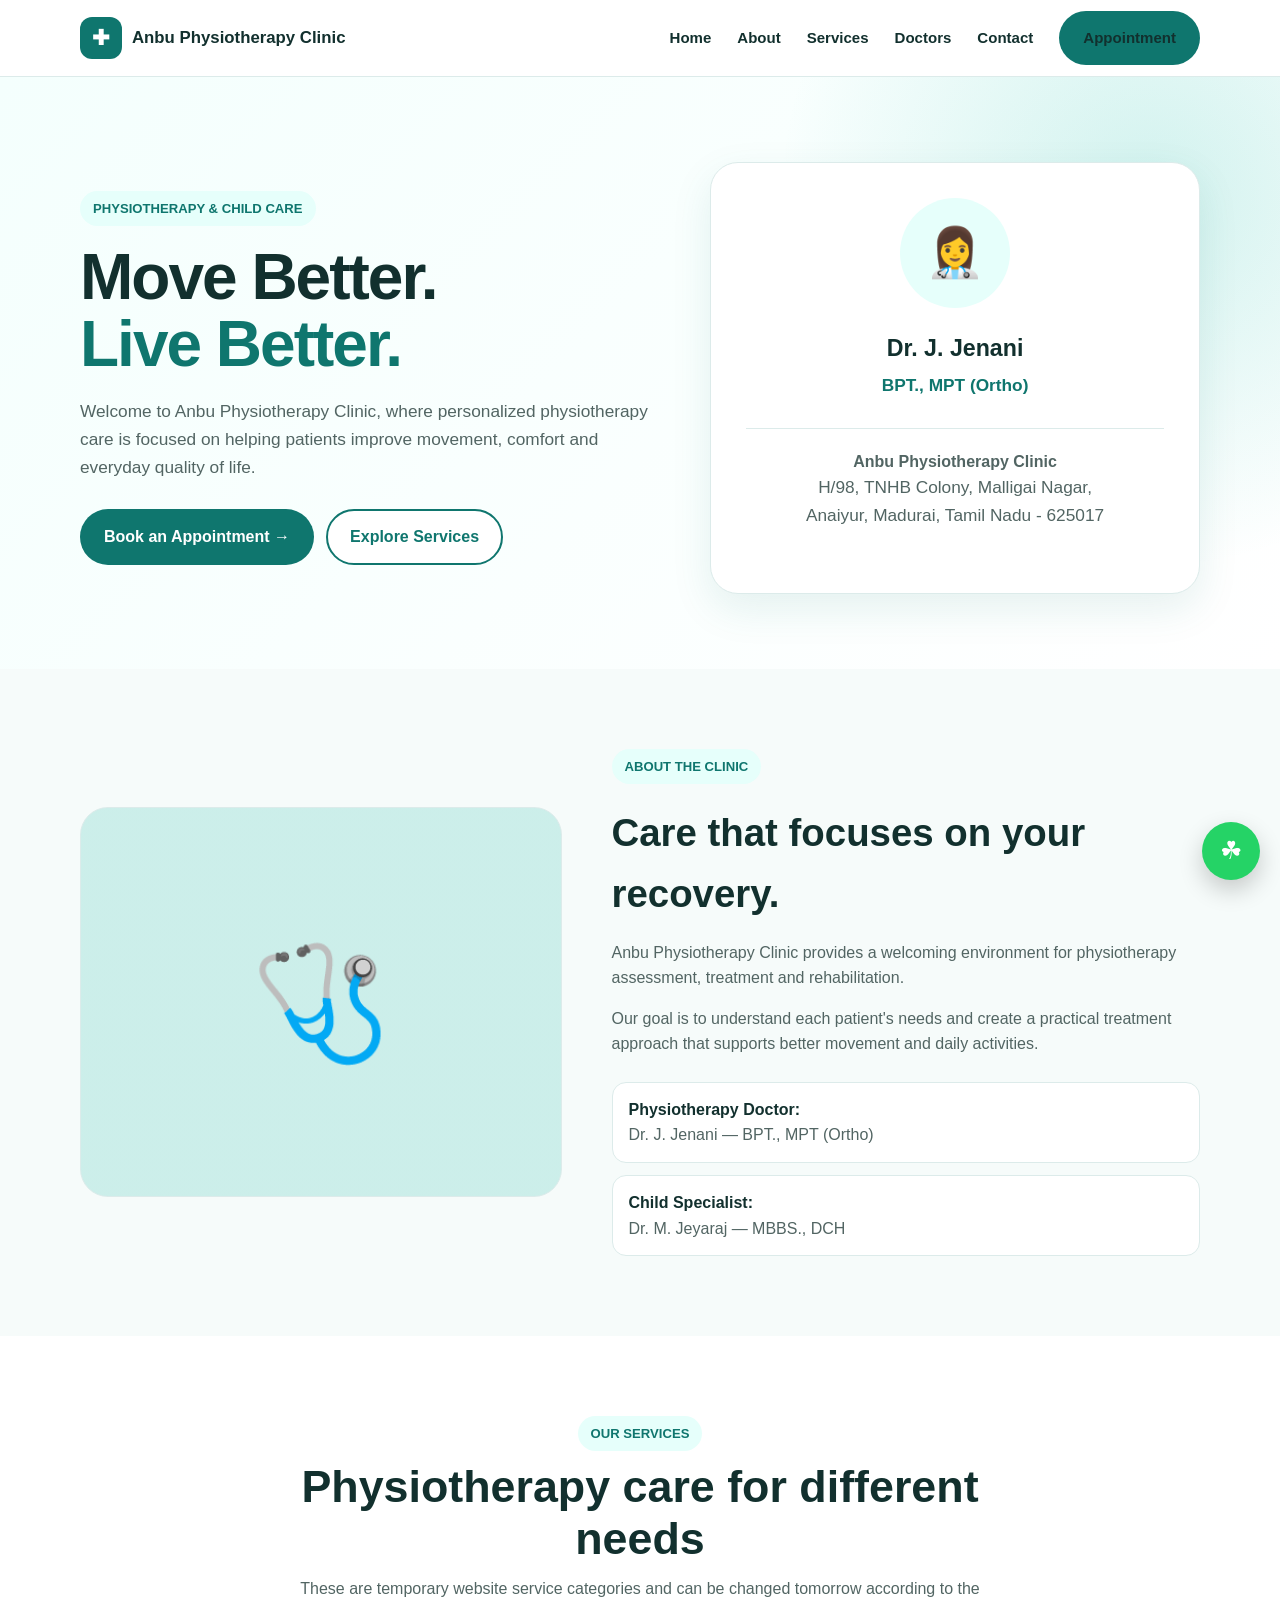
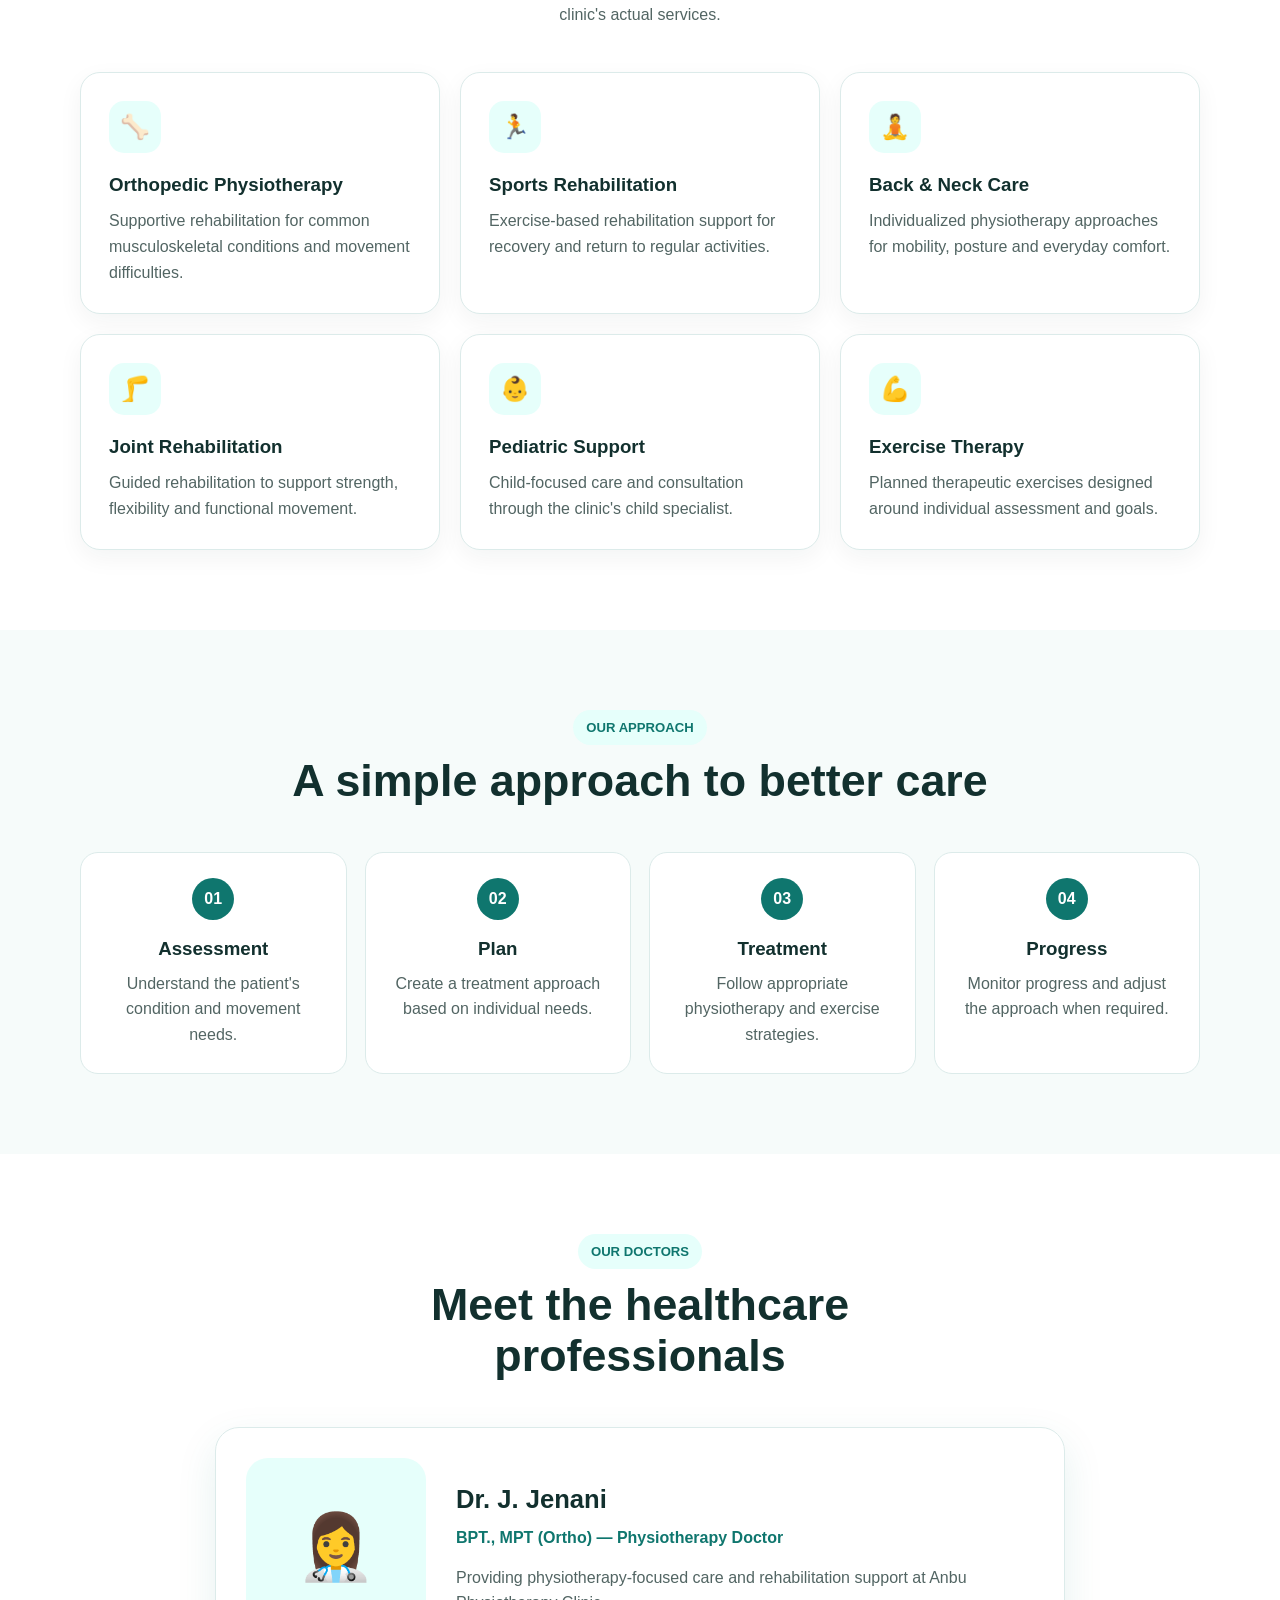
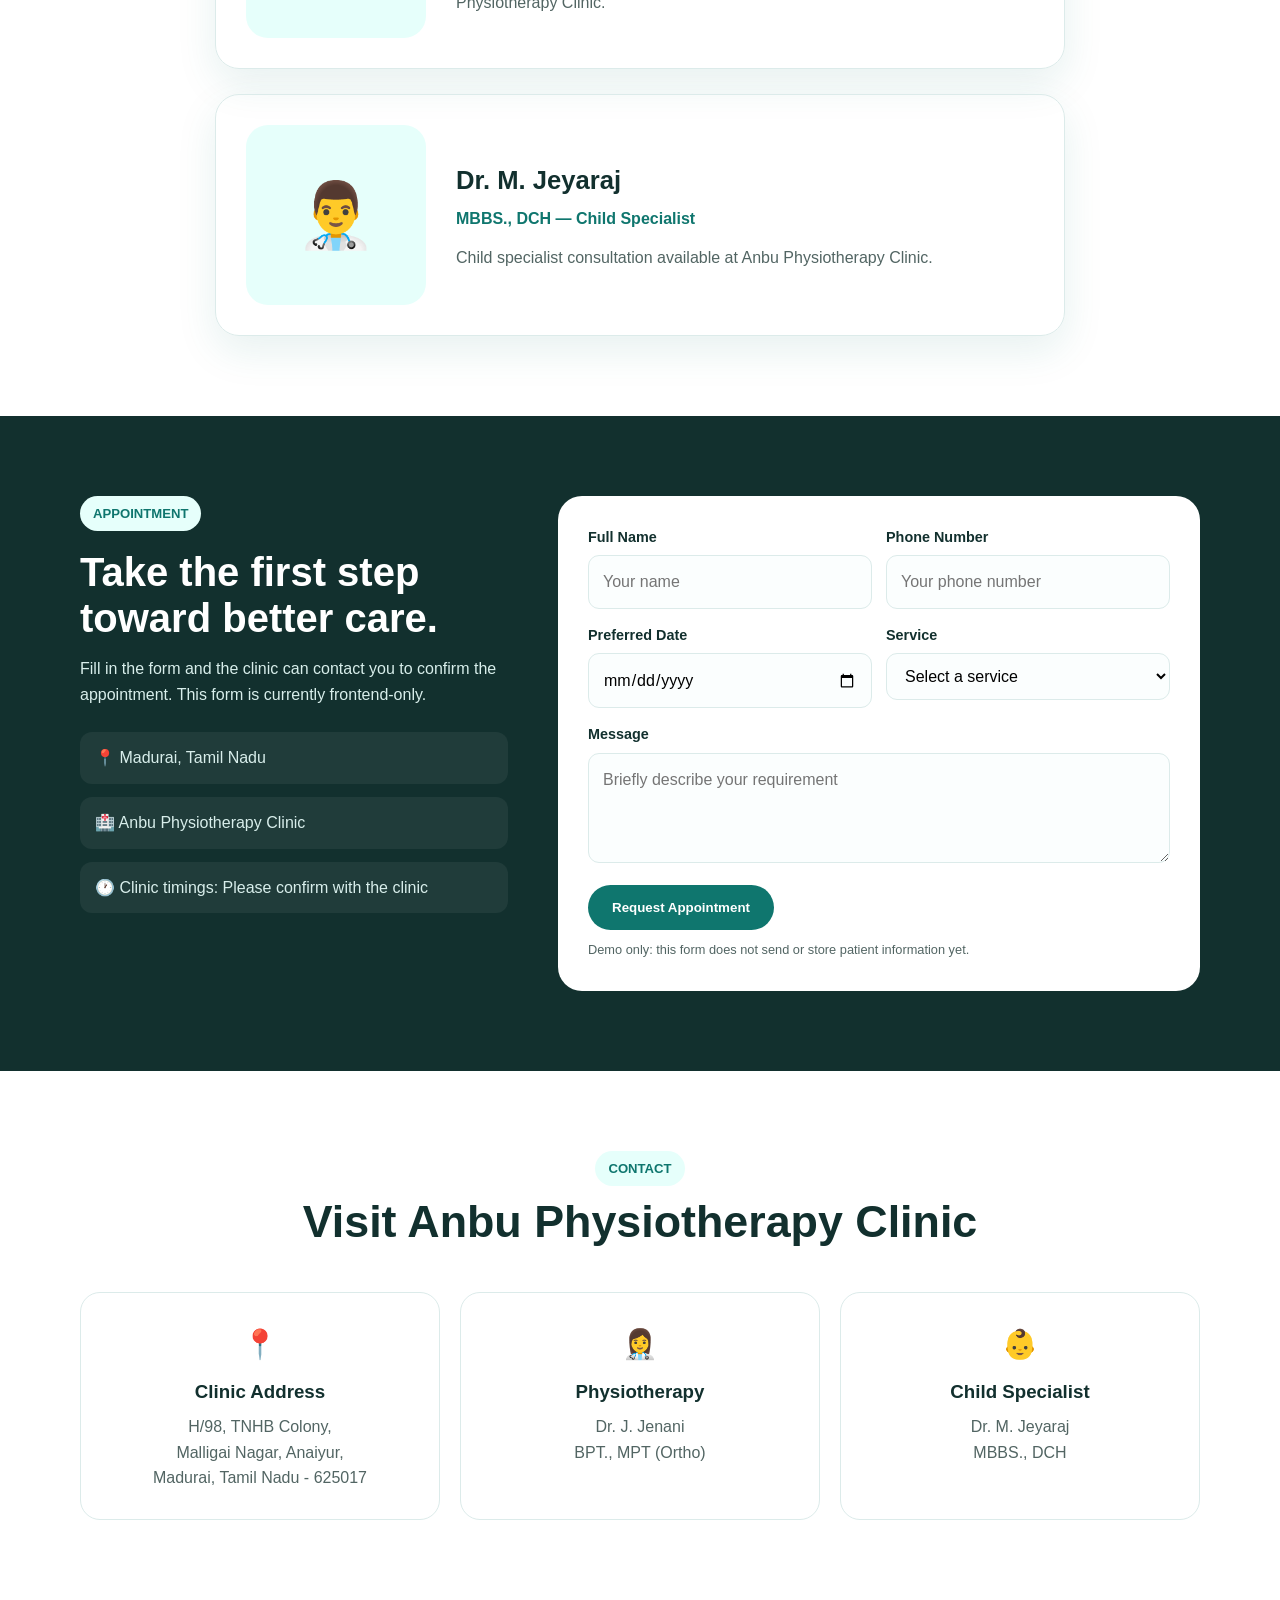
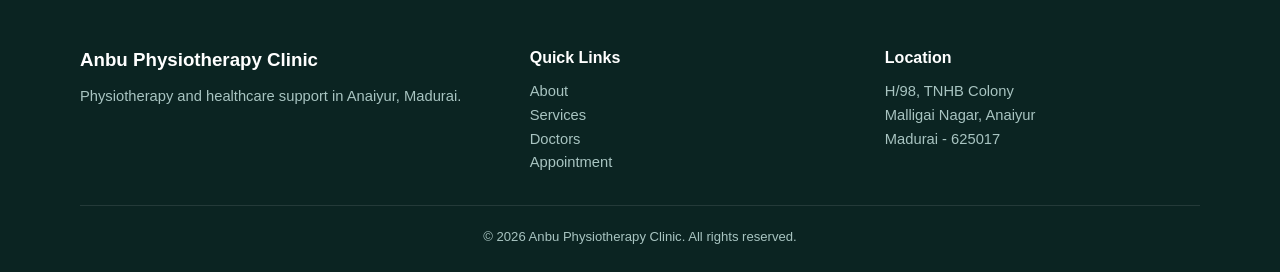
<file: physiotherapy-1st-website/index.html>
<!DOCTYPE html>
<html lang="en">
<head>
  <meta charset="UTF-8">
  <meta name="viewport" content="width=device-width, initial-scale=1.0">
  <meta name="description" content="Anbu Physiotherapy Clinic - Physiotherapy and child specialist care in Anaiyur, Madurai.">
  <title>Anbu Physiotherapy Clinic | Madurai</title>

  <style>
    * {
      margin: 0;
      padding: 0;
      box-sizing: border-box;
    }

    :root {
      --primary: #0f766e;
      --primary-dark: #115e59;
      --secondary: #e6fffb;
      --accent: #14b8a6;
      --dark: #12302e;
      --text: #526563;
      --white: #ffffff;
      --light: #f6fbfa;
      --border: #dcebea;
      --shadow: 0 15px 40px rgba(15, 118, 110, 0.10);
    }

    html {
      scroll-behavior: smooth;
    }

    body {
      font-family: Arial, Helvetica, sans-serif;
      color: var(--text);
      background: var(--white);
      line-height: 1.6;
    }

    a {
      text-decoration: none;
      color: inherit;
    }

    img {
      max-width: 100%;
      display: block;
    }

    .container {
      width: min(1120px, 92%);
      margin: auto;
    }

    /* HEADER */
    header {
      position: sticky;
      top: 0;
      z-index: 1000;
      background: rgba(255, 255, 255, 0.96);
      border-bottom: 1px solid var(--border);
      backdrop-filter: blur(10px);
    }

    .navbar {
      min-height: 76px;
      display: flex;
      align-items: center;
      justify-content: space-between;
      gap: 20px;
    }

    .logo {
      display: flex;
      align-items: center;
      gap: 10px;
      font-weight: 800;
      color: var(--dark);
      font-size: 1.05rem;
    }

    .logo-icon {
      width: 42px;
      height: 42px;
      border-radius: 12px;
      background: var(--primary);
      color: white;
      display: grid;
      place-items: center;
      font-size: 1.3rem;
    }

    .nav-links {
      display: flex;
      align-items: center;
      gap: 26px;
      list-style: none;
    }

    .nav-links a {
      color: var(--dark);
      font-weight: 600;
      font-size: 0.94rem;
    }

    .nav-links a:hover {
      color: var(--primary);
    }

    .menu-btn {
      display: none;
      border: 0;
      background: transparent;
      font-size: 1.7rem;
      cursor: pointer;
      color: var(--dark);
    }

    /* BUTTONS */
    .btn {
      display: inline-flex;
      align-items: center;
      justify-content: center;
      gap: 8px;
      padding: 13px 22px;
      border-radius: 999px;
      font-weight: 700;
      border: 2px solid transparent;
      cursor: pointer;
      transition: 0.25s ease;
    }

    .btn-primary {
      background: var(--primary);
      color: white;
    }

    .btn-primary:hover {
      background: var(--primary-dark);
      transform: translateY(-2px);
    }

    .btn-outline {
      border-color: var(--primary);
      color: var(--primary);
      background: white;
    }

    .btn-outline:hover {
      background: var(--secondary);
    }

    /* HERO */
    .hero {
      background:
        radial-gradient(circle at 90% 20%, rgba(20, 184, 166, 0.18), transparent 30%),
        linear-gradient(135deg, #f4fffd, #ffffff);
      padding: 85px 0 75px;
      overflow: hidden;
    }

    .hero-grid {
      display: grid;
      grid-template-columns: 1.08fr 0.92fr;
      align-items: center;
      gap: 55px;
    }

    .eyebrow {
      display: inline-block;
      color: var(--primary);
      background: var(--secondary);
      padding: 7px 13px;
      border-radius: 999px;
      font-size: 0.82rem;
      font-weight: 800;
      margin-bottom: 18px;
    }

    .hero h1 {
      color: var(--dark);
      font-size: clamp(2.4rem, 5vw, 4.4rem);
      line-height: 1.05;
      letter-spacing: -2px;
      margin-bottom: 20px;
    }

    .hero h1 span {
      color: var(--primary);
    }

    .hero p {
      max-width: 610px;
      font-size: 1.08rem;
      margin-bottom: 28px;
    }

    .hero-buttons {
      display: flex;
      flex-wrap: wrap;
      gap: 12px;
    }

    .hero-card {
      background: white;
      border: 1px solid var(--border);
      border-radius: 28px;
      padding: 35px;
      box-shadow: var(--shadow);
      position: relative;
    }

    .doctor-avatar {
      width: 110px;
      height: 110px;
      margin: 0 auto 22px;
      border-radius: 50%;
      background: var(--secondary);
      display: grid;
      place-items: center;
      font-size: 3rem;
    }

    .hero-card h3 {
      color: var(--dark);
      text-align: center;
      font-size: 1.45rem;
    }

    .hero-card .qualification {
      text-align: center;
      color: var(--primary);
      font-weight: 700;
      margin-top: 5px;
    }

    .clinic-mini {
      margin-top: 24px;
      padding-top: 20px;
      border-top: 1px solid var(--border);
      text-align: center;
    }

    /* SECTIONS */
    section {
      padding: 80px 0;
    }

    .section-heading {
      text-align: center;
      max-width: 700px;
      margin: 0 auto 45px;
    }

    .section-heading .eyebrow {
      margin-bottom: 10px;
    }

    .section-heading h2 {
      color: var(--dark);
      font-size: clamp(2rem, 4vw, 2.8rem);
      line-height: 1.15;
      margin-bottom: 12px;
    }

    /* ABOUT */
    .about {
      background: var(--light);
    }

    .about-grid {
      display: grid;
      grid-template-columns: 0.9fr 1.1fr;
      gap: 50px;
      align-items: center;
    }

    .about-visual {
      min-height: 390px;
      border-radius: 28px;
      background:
        linear-gradient(rgba(15,118,110,0.12), rgba(15,118,110,0.12)),
        var(--secondary);
      display: grid;
      place-items: center;
      border: 1px solid var(--border);
    }

    .about-visual .medical-symbol {
      font-size: 7rem;
    }

    .about-content h2 {
      color: var(--dark);
      font-size: 2.4rem;
      margin-bottom: 15px;
    }

    .about-content p {
      margin-bottom: 15px;
    }

    .doctor-info {
      margin-top: 25px;
      display: grid;
      gap: 12px;
    }

    .doctor-info div {
      padding: 14px 16px;
      background: white;
      border: 1px solid var(--border);
      border-radius: 14px;
    }

    .doctor-info strong {
      color: var(--dark);
    }

    /* SERVICES */
    .service-grid {
      display: grid;
      grid-template-columns: repeat(3, 1fr);
      gap: 20px;
    }

    .service-card {
      padding: 28px;
      border: 1px solid var(--border);
      border-radius: 20px;
      background: white;
      box-shadow: 0 8px 25px rgba(18, 48, 46, 0.05);
      transition: 0.25s ease;
    }

    .service-card:hover {
      transform: translateY(-6px);
      box-shadow: var(--shadow);
      border-color: #b8e5df;
    }

    .service-icon {
      width: 52px;
      height: 52px;
      border-radius: 15px;
      background: var(--secondary);
      display: grid;
      place-items: center;
      font-size: 1.5rem;
      margin-bottom: 17px;
    }

    .service-card h3 {
      color: var(--dark);
      margin-bottom: 8px;
    }

    /* WHY US */
    .why {
      background: var(--light);
    }

    .why-grid {
      display: grid;
      grid-template-columns: repeat(4, 1fr);
      gap: 18px;
    }

    .why-card {
      background: white;
      border: 1px solid var(--border);
      border-radius: 18px;
      padding: 25px 20px;
      text-align: center;
    }

    .why-card .number {
      width: 42px;
      height: 42px;
      border-radius: 50%;
      background: var(--primary);
      color: white;
      display: grid;
      place-items: center;
      margin: 0 auto 14px;
      font-weight: 800;
    }

    .why-card h3 {
      color: var(--dark);
      margin-bottom: 7px;
    }

    /* TEAM */
    .team-card {
      max-width: 850px;
      margin: auto;
      display: grid;
      grid-template-columns: 180px 1fr;
      gap: 30px;
      align-items: center;
      padding: 30px;
      border: 1px solid var(--border);
      border-radius: 24px;
      box-shadow: var(--shadow);
    }

    .team-avatar {
      width: 180px;
      height: 180px;
      border-radius: 22px;
      background: var(--secondary);
      display: grid;
      place-items: center;
      font-size: 4rem;
    }

    .team-card h3 {
      color: var(--dark);
      font-size: 1.6rem;
      margin-bottom: 5px;
    }

    .team-card .role {
      color: var(--primary);
      font-weight: 700;
      margin-bottom: 14px;
    }

    /* APPOINTMENT */
    .appointment {
      background: var(--dark);
      color: #d8eeeb;
    }

    .appointment-grid {
      display: grid;
      grid-template-columns: 0.8fr 1.2fr;
      gap: 50px;
      align-items: start;
    }

    .appointment h2 {
      color: white;
      font-size: 2.5rem;
      line-height: 1.15;
      margin-bottom: 15px;
    }

    .appointment-info {
      margin-top: 25px;
      display: grid;
      gap: 13px;
    }

    .appointment-info div {
      padding: 13px 15px;
      background: rgba(255,255,255,0.06);
      border-radius: 12px;
    }

    .appointment-form {
      background: white;
      padding: 30px;
      border-radius: 24px;
      color: var(--text);
    }

    .form-row {
      display: grid;
      grid-template-columns: 1fr 1fr;
      gap: 14px;
    }

    .form-group {
      margin-bottom: 15px;
    }

    label {
      display: block;
      color: var(--dark);
      font-weight: 700;
      font-size: 0.9rem;
      margin-bottom: 6px;
    }

    input, select, textarea {
      width: 100%;
      padding: 13px 14px;
      border: 1px solid var(--border);
      border-radius: 11px;
      outline: none;
      font: inherit;
      background: #fbfefe;
    }

    input:focus, select:focus, textarea:focus {
      border-color: var(--accent);
      box-shadow: 0 0 0 3px rgba(20,184,166,0.1);
    }

    textarea {
      min-height: 110px;
      resize: vertical;
    }

    .form-note {
      font-size: 0.8rem;
      margin-top: 10px;
    }

    /* CONTACT */
    .contact-grid {
      display: grid;
      grid-template-columns: repeat(3, 1fr);
      gap: 20px;
    }

    .contact-card {
      padding: 28px;
      text-align: center;
      border: 1px solid var(--border);
      border-radius: 20px;
    }

    .contact-card .icon {
      font-size: 1.8rem;
      margin-bottom: 10px;
    }

    .contact-card h3 {
      color: var(--dark);
      margin-bottom: 7px;
    }

    /* FOOTER */
    footer {
      background: #0b2422;
      color: #a8c4c1;
      padding: 45px 0 25px;
    }

    .footer-grid {
      display: grid;
      grid-template-columns: 1.3fr 1fr 1fr;
      gap: 40px;
      padding-bottom: 30px;
      border-bottom: 1px solid rgba(255,255,255,0.1);
    }

    footer h3, footer h4 {
      color: white;
      margin-bottom: 10px;
    }

    footer p {
      font-size: 0.92rem;
    }

    .footer-bottom {
      text-align: center;
      padding-top: 20px;
      font-size: 0.82rem;
    }

    /* WHATSAPP */
    .floating-whatsapp {
      position: fixed;
      right: 20px;
      bottom: 20px;
      width: 58px;
      height: 58px;
      border-radius: 50%;
      display: grid;
      place-items: center;
      background: #25d366;
      color: white;
      font-size: 1.55rem;
      box-shadow: 0 10px 25px rgba(0,0,0,0.2);
      z-index: 900;
    }

    /* RESPONSIVE */
    @media (max-width: 900px) {
      .hero-grid,
      .about-grid,
      .appointment-grid {
        grid-template-columns: 1fr;
      }

      .service-grid {
        grid-template-columns: repeat(2, 1fr);
      }

      .why-grid {
        grid-template-columns: repeat(2, 1fr);
      }

      .hero {
        padding-top: 55px;
      }
    }

    @media (max-width: 700px) {
      .navbar {
        min-height: 68px;
      }

      .menu-btn {
        display: block;
      }

      .nav-links {
        position: absolute;
        top: 68px;
        left: 0;
        right: 0;
        background: white;
        border-bottom: 1px solid var(--border);
        display: none;
        flex-direction: column;
        padding: 20px;
        gap: 18px;
      }

      .nav-links.active {
        display: flex;
      }

      .nav-links .btn {
        width: 100%;
      }

      section {
        padding: 60px 0;
      }

      .service-grid,
      .why-grid,
      .contact-grid,
      .form-row {
        grid-template-columns: 1fr;
      }

      .team-card {
        grid-template-columns: 1fr;
        text-align: center;
      }

      .team-avatar {
        margin: auto;
      }

      .footer-grid {
        grid-template-columns: 1fr;
        gap: 25px;
      }

      .hero-card {
        padding: 25px;
      }
    }
  </style>
</head>

<body>

  <!-- HEADER -->
  <header>
    <div class="container navbar">
      <a href="#home" class="logo">
        <span class="logo-icon">✚</span>
        <span>Anbu Physiotherapy Clinic</span>
      </a>

      <button class="menu-btn" id="menuBtn" aria-label="Open navigation">☰</button>

      <ul class="nav-links" id="navLinks">
        <li><a href="#home">Home</a></li>
        <li><a href="#about">About</a></li>
        <li><a href="#services">Services</a></li>
        <li><a href="#doctors">Doctors</a></li>
        <li><a href="#contact">Contact</a></li>
        <li><a href="#appointment" class="btn btn-primary">Appointment</a></li>
      </ul>
    </div>
  </header>

  <main>

    <!-- HERO -->
    <section class="hero" id="home">
      <div class="container hero-grid">

        <div>
          <span class="eyebrow">PHYSIOTHERAPY & CHILD CARE</span>

          <h1>
            Move Better.<br>
            <span>Live Better.</span>
          </h1>

          <p>
            Welcome to Anbu Physiotherapy Clinic, where personalized
            physiotherapy care is focused on helping patients improve
            movement, comfort and everyday quality of life.
          </p>

          <div class="hero-buttons">
            <a href="#appointment" class="btn btn-primary">Book an Appointment →</a>
            <a href="#services" class="btn btn-outline">Explore Services</a>
          </div>
        </div>

        <div class="hero-card">
          <div class="doctor-avatar">👩‍⚕️</div>
          <h3>Dr. J. Jenani</h3>
          <p class="qualification">BPT., MPT (Ortho)</p>

          <div class="clinic-mini">
            <strong>Anbu Physiotherapy Clinic</strong>
            <p>H/98, TNHB Colony, Malligai Nagar,<br>
              Anaiyur, Madurai, Tamil Nadu - 625017</p>
          </div>
        </div>

      </div>
    </section>

    <!-- ABOUT -->
    <section class="about" id="about">
      <div class="container about-grid">

        <div class="about-visual">
          <div class="medical-symbol">🩺</div>
        </div>

        <div class="about-content">
          <span class="eyebrow">ABOUT THE CLINIC</span>
          <h2>Care that focuses on your recovery.</h2>

          <p>
            Anbu Physiotherapy Clinic provides a welcoming environment
            for physiotherapy assessment, treatment and rehabilitation.
          </p>

          <p>
            Our goal is to understand each patient's needs and create
            a practical treatment approach that supports better movement
            and daily activities.
          </p>

          <div class="doctor-info">
            <div>
              <strong>Physiotherapy Doctor:</strong><br>
              Dr. J. Jenani — BPT., MPT (Ortho)
            </div>

            <div>
              <strong>Child Specialist:</strong><br>
              Dr. M. Jeyaraj — MBBS., DCH
            </div>
          </div>
        </div>

      </div>
    </section>

    <!-- SERVICES -->
    <section id="services">
      <div class="container">

        <div class="section-heading">
          <span class="eyebrow">OUR SERVICES</span>
          <h2>Physiotherapy care for different needs</h2>
          <p>
            These are temporary website service categories and can be
            changed tomorrow according to the clinic's actual services.
          </p>
        </div>

        <div class="service-grid">

          <article class="service-card">
            <div class="service-icon">🦴</div>
            <h3>Orthopedic Physiotherapy</h3>
            <p>Supportive rehabilitation for common musculoskeletal conditions and movement difficulties.</p>
          </article>

          <article class="service-card">
            <div class="service-icon">🏃</div>
            <h3>Sports Rehabilitation</h3>
            <p>Exercise-based rehabilitation support for recovery and return to regular activities.</p>
          </article>

          <article class="service-card">
            <div class="service-icon">🧘</div>
            <h3>Back & Neck Care</h3>
            <p>Individualized physiotherapy approaches for mobility, posture and everyday comfort.</p>
          </article>

          <article class="service-card">
            <div class="service-icon">🦵</div>
            <h3>Joint Rehabilitation</h3>
            <p>Guided rehabilitation to support strength, flexibility and functional movement.</p>
          </article>

          <article class="service-card">
            <div class="service-icon">👶</div>
            <h3>Pediatric Support</h3>
            <p>Child-focused care and consultation through the clinic's child specialist.</p>
          </article>

          <article class="service-card">
            <div class="service-icon">💪</div>
            <h3>Exercise Therapy</h3>
            <p>Planned therapeutic exercises designed around individual assessment and goals.</p>
          </article>

        </div>
      </div>
    </section>

    <!-- WHY US -->
    <section class="why">
      <div class="container">

        <div class="section-heading">
          <span class="eyebrow">OUR APPROACH</span>
          <h2>A simple approach to better care</h2>
        </div>

        <div class="why-grid">

          <div class="why-card">
            <div class="number">01</div>
            <h3>Assessment</h3>
            <p>Understand the patient's condition and movement needs.</p>
          </div>

          <div class="why-card">
            <div class="number">02</div>
            <h3>Plan</h3>
            <p>Create a treatment approach based on individual needs.</p>
          </div>

          <div class="why-card">
            <div class="number">03</div>
            <h3>Treatment</h3>
            <p>Follow appropriate physiotherapy and exercise strategies.</p>
          </div>

          <div class="why-card">
            <div class="number">04</div>
            <h3>Progress</h3>
            <p>Monitor progress and adjust the approach when required.</p>
          </div>

        </div>
      </div>
    </section>

    <!-- DOCTORS -->
    <section id="doctors">
      <div class="container">

        <div class="section-heading">
          <span class="eyebrow">OUR DOCTORS</span>
          <h2>Meet the healthcare professionals</h2>
        </div>

        <div class="team-card">
          <div class="team-avatar">👩‍⚕️</div>

          <div>
            <h3>Dr. J. Jenani</h3>
            <p class="role">BPT., MPT (Ortho) — Physiotherapy Doctor</p>
            <p>
              Providing physiotherapy-focused care and rehabilitation
              support at Anbu Physiotherapy Clinic.
            </p>
          </div>
        </div>

        <br>

        <div class="team-card">
          <div class="team-avatar">👨‍⚕️</div>

          <div>
            <h3>Dr. M. Jeyaraj</h3>
            <p class="role">MBBS., DCH — Child Specialist</p>
            <p>
              Child specialist consultation available at Anbu
              Physiotherapy Clinic.
            </p>
          </div>
        </div>

      </div>
    </section>

    <!-- APPOINTMENT -->
    <section class="appointment" id="appointment">
      <div class="container appointment-grid">

        <div>
          <span class="eyebrow">APPOINTMENT</span>
          <h2>Take the first step toward better care.</h2>

          <p>
            Fill in the form and the clinic can contact you to confirm
            the appointment. This form is currently frontend-only.
          </p>

          <div class="appointment-info">
            <div>📍 Madurai, Tamil Nadu</div>
            <div>🏥 Anbu Physiotherapy Clinic</div>
            <div>🕐 Clinic timings: Please confirm with the clinic</div>
          </div>
        </div>

        <form class="appointment-form" id="appointmentForm">

          <div class="form-row">
            <div class="form-group">
              <label for="name">Full Name</label>
              <input type="text" id="name" placeholder="Your name" required>
            </div>

            <div class="form-group">
              <label for="phone">Phone Number</label>
              <input type="tel" id="phone" placeholder="Your phone number" required>
            </div>
          </div>

          <div class="form-row">
            <div class="form-group">
              <label for="date">Preferred Date</label>
              <input type="date" id="date">
            </div>

            <div class="form-group">
              <label for="service">Service</label>
              <select id="service">
                <option value="">Select a service</option>
                <option>Orthopedic Physiotherapy</option>
                <option>Sports Rehabilitation</option>
                <option>Back & Neck Care</option>
                <option>Joint Rehabilitation</option>
                <option>Pediatric Support</option>
                <option>Exercise Therapy</option>
              </select>
            </div>
          </div>

          <div class="form-group">
            <label for="message">Message</label>
            <textarea id="message" placeholder="Briefly describe your requirement"></textarea>
          </div>

          <button type="submit" class="btn btn-primary">Request Appointment</button>

          <p class="form-note">
            Demo only: this form does not send or store patient information yet.
          </p>

        </form>

      </div>
    </section>

    <!-- CONTACT -->
    <section id="contact">
      <div class="container">

        <div class="section-heading">
          <span class="eyebrow">CONTACT</span>
          <h2>Visit Anbu Physiotherapy Clinic</h2>
        </div>

        <div class="contact-grid">

          <div class="contact-card">
            <div class="icon">📍</div>
            <h3>Clinic Address</h3>
            <p>
              H/98, TNHB Colony,<br>
              Malligai Nagar, Anaiyur,<br>
              Madurai, Tamil Nadu - 625017
            </p>
          </div>

          <div class="contact-card">
            <div class="icon">👩‍⚕️</div>
            <h3>Physiotherapy</h3>
            <p>Dr. J. Jenani<br>BPT., MPT (Ortho)</p>
          </div>

          <div class="contact-card">
            <div class="icon">👶</div>
            <h3>Child Specialist</h3>
            <p>Dr. M. Jeyaraj<br>MBBS., DCH</p>
          </div>

        </div>
      </div>
    </section>

  </main>

  <!-- FOOTER -->
  <footer>
    <div class="container">

      <div class="footer-grid">
        <div>
          <h3>Anbu Physiotherapy Clinic</h3>
          <p>
            Physiotherapy and healthcare support in Anaiyur, Madurai.
          </p>
        </div>

        <div>
          <h4>Quick Links</h4>
          <p><a href="#about">About</a></p>
          <p><a href="#services">Services</a></p>
          <p><a href="#doctors">Doctors</a></p>
          <p><a href="#appointment">Appointment</a></p>
        </div>

        <div>
          <h4>Location</h4>
          <p>H/98, TNHB Colony</p>
          <p>Malligai Nagar, Anaiyur</p>
          <p>Madurai - 625017</p>
        </div>
      </div>

      <div class="footer-bottom">
        © <span id="year"></span> Anbu Physiotherapy Clinic. All rights reserved.
      </div>

    </div>
  </footer>

  <!-- FLOATING WHATSAPP PLACEHOLDER -->
  <!-- Replace # with the real WhatsApp link after getting the clinic number. -->
  <a href="#" class="floating-whatsapp" aria-label="WhatsApp">☘</a>

  <script>
    // Mobile navigation
    const menuBtn = document.getElementById("menuBtn");
    const navLinks = document.getElementById("navLinks");

    menuBtn.addEventListener("click", () => {
      navLinks.classList.toggle("active");
    });

    // Close mobile menu after clicking a link
    document.querySelectorAll(".nav-links a").forEach(link => {
      link.addEventListener("click", () => {
        navLinks.classList.remove("active");
      });
    });

    // Demo appointment form
    const appointmentForm = document.getElementById("appointmentForm");

    appointmentForm.addEventListener("submit", (event) => {
      event.preventDefault();

      alert(
        "Thank you! Your appointment request has been recorded only as a frontend demo. Backend functionality will be added later."
      );

      appointmentForm.reset();
    });

    // Current year
    document.getElementById("year").textContent = new Date().getFullYear();
  </script>

</body>
</html>
</file>
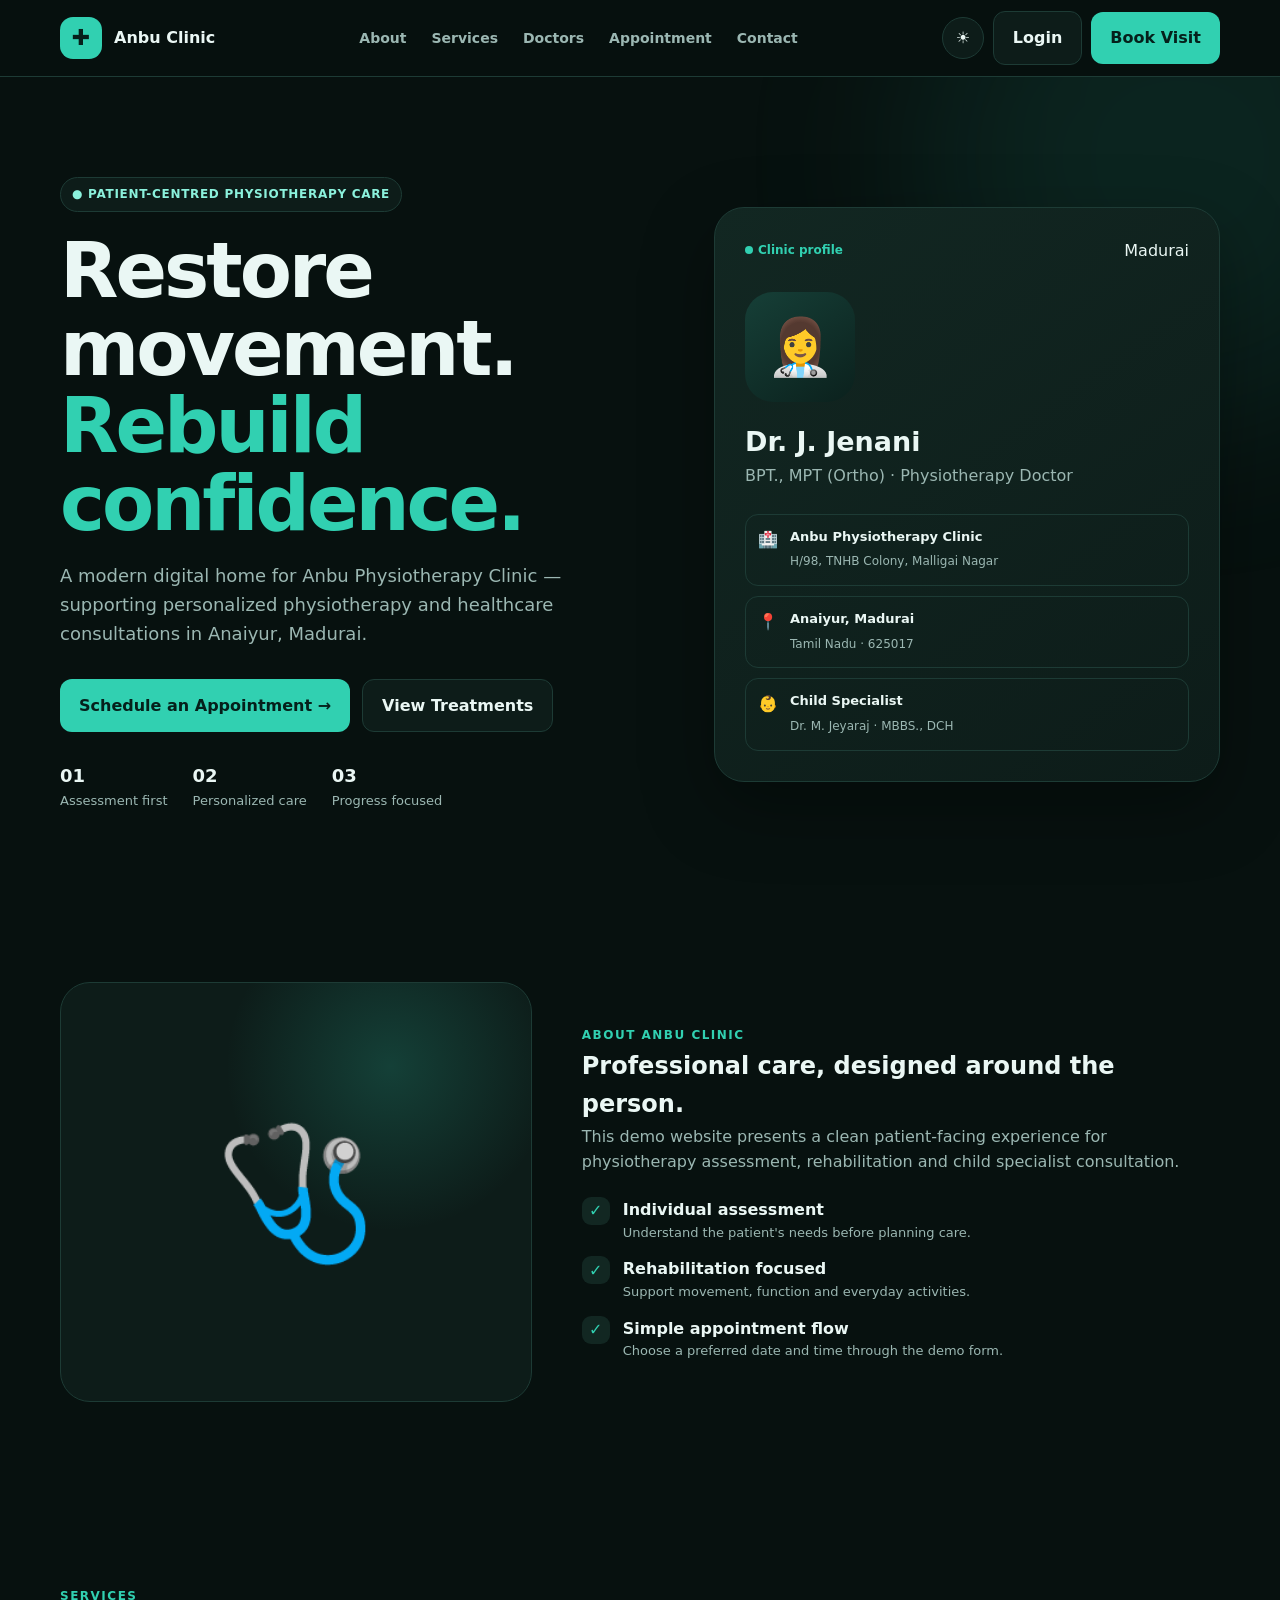
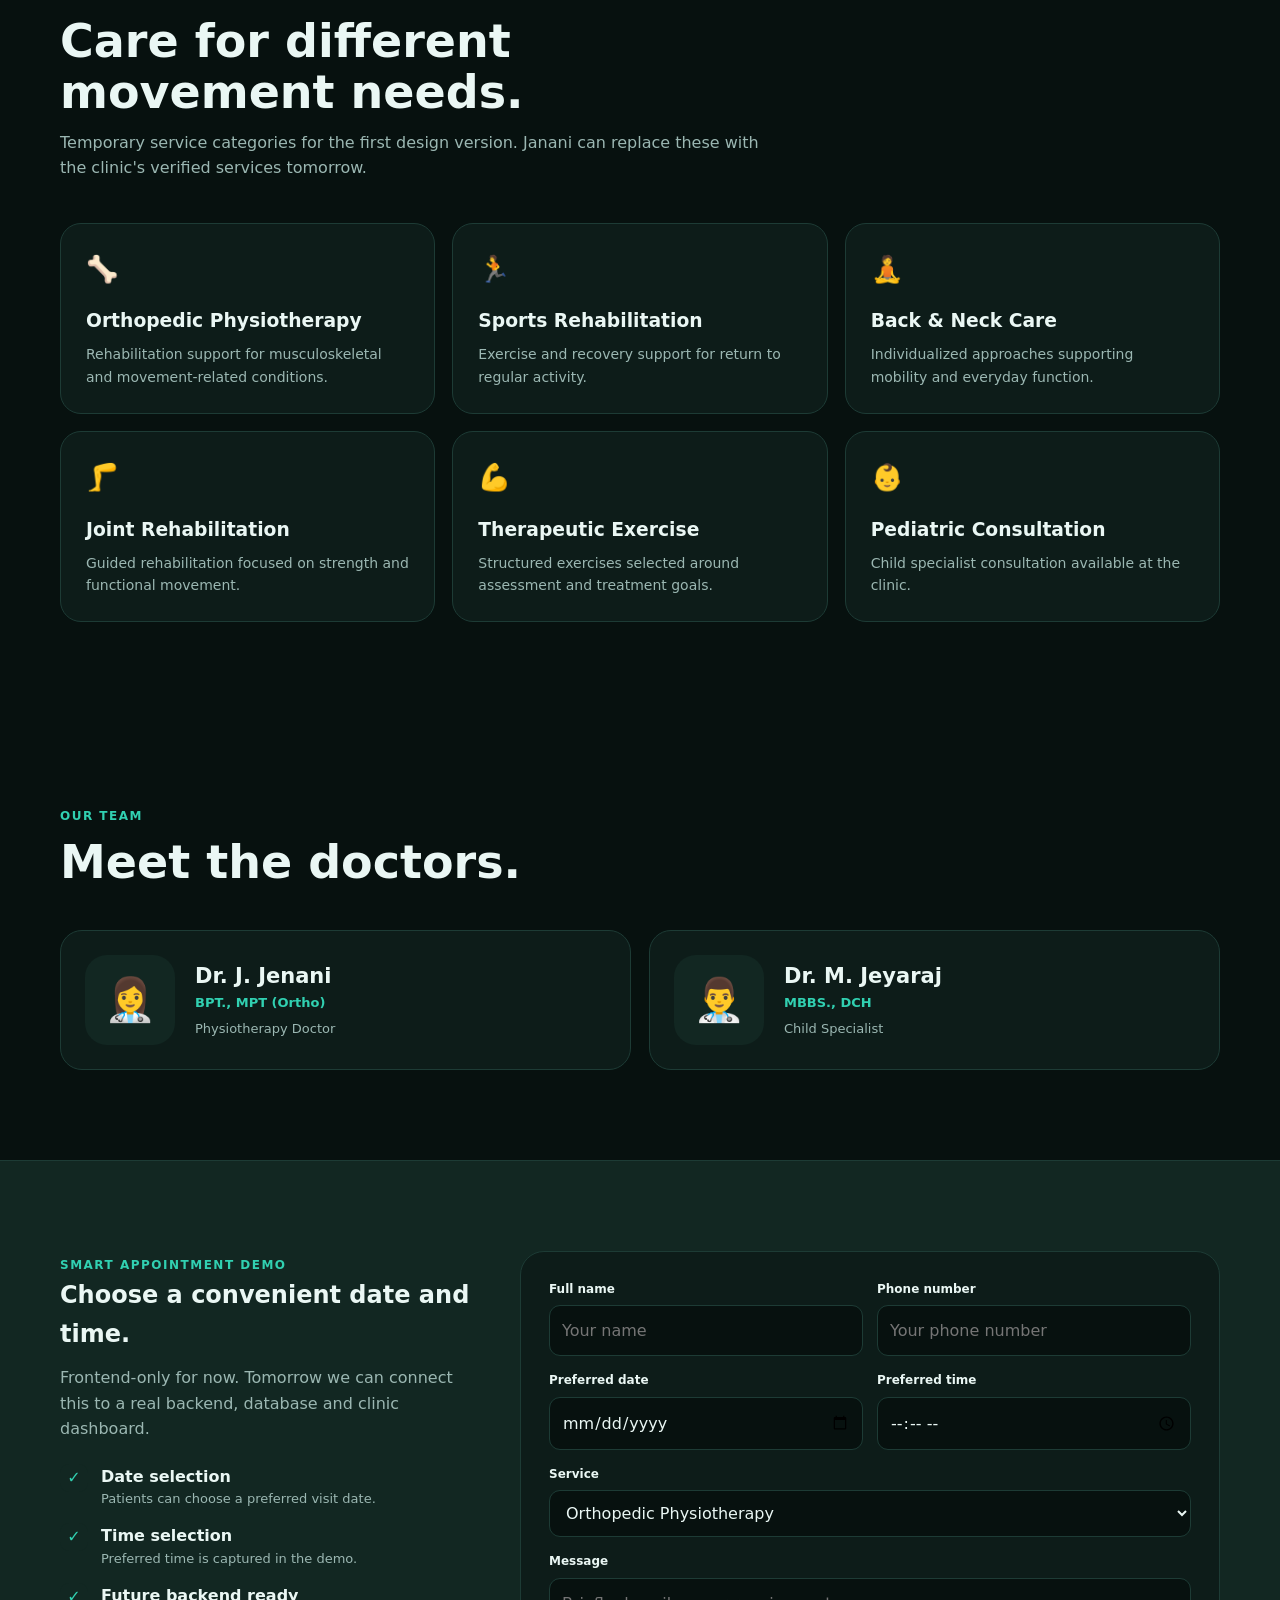
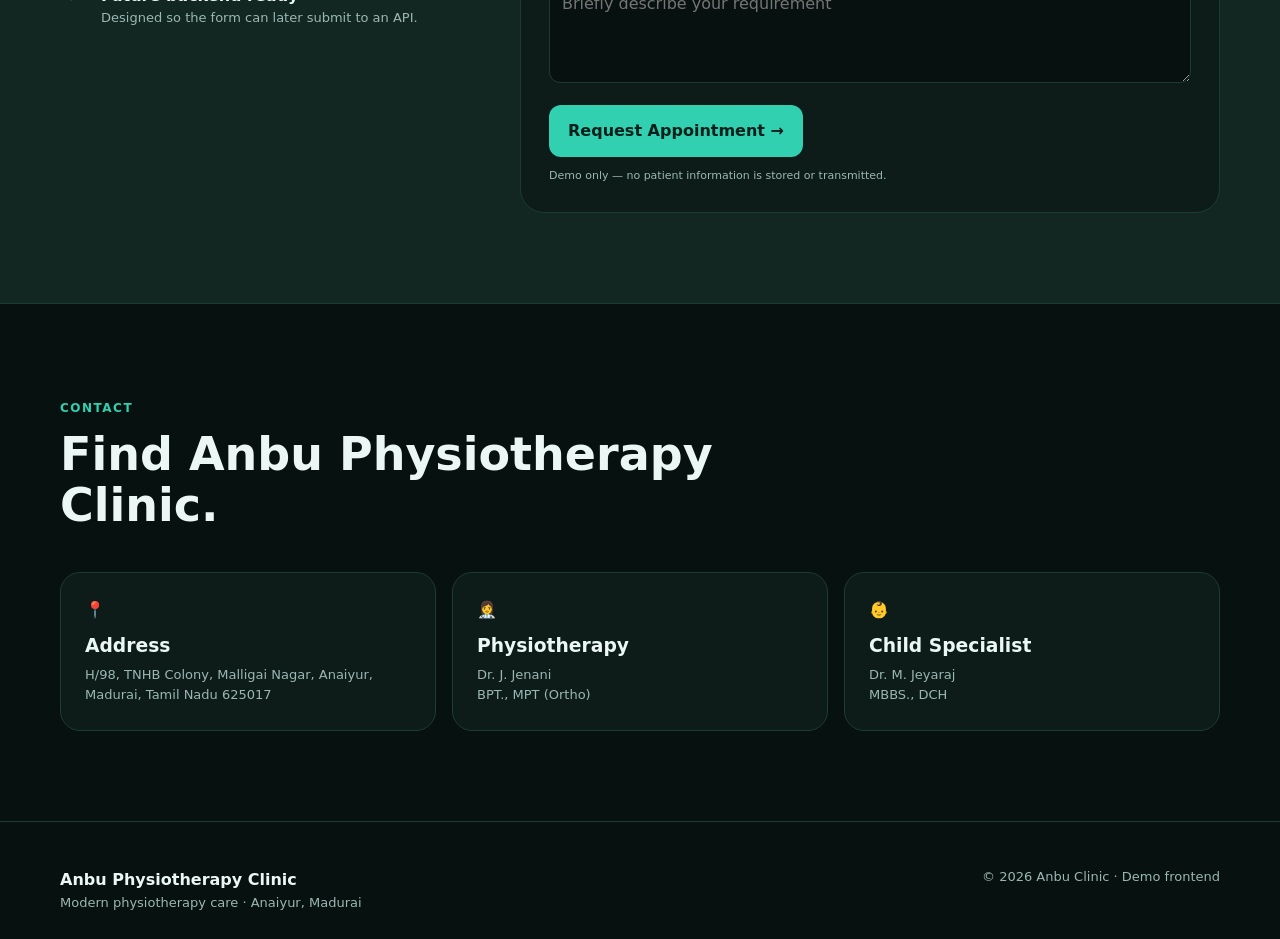
<file: physiotherapy-2nd-website/index.html>
<!DOCTYPE html>
<html lang="en" data-theme="dark">
<head>
<meta charset="UTF-8">
<meta name="viewport" content="width=device-width, initial-scale=1.0">
<meta name="description" content="Anbu Physiotherapy Clinic - Dr. J. Jenani, BPT., MPT (Ortho), Madurai.">
<title>Anbu Physiotherapy Clinic | Premium Care</title>
<style>
:root{
  --bg:#07110f;--surface:#0d1c19;--surface2:#122722;--text:#eaf7f4;--muted:#9bb7b2;
  --primary:#31d0b1;--primary2:#8bf1dc;--line:#1d3b35;--danger:#ff8d8d;
  --shadow:0 25px 70px rgba(0,0,0,.35)
}
[data-theme="light"]{
  --bg:#f4faf8;--surface:#fff;--surface2:#eaf6f2;--text:#102d29;--muted:#617873;
  --primary:#087f70;--primary2:#0b9f8c;--line:#d6e8e3;--shadow:0 20px 50px rgba(16,45,41,.10)
}
*{box-sizing:border-box;margin:0;padding:0}
html{scroll-behavior:smooth}
body{font-family:Inter,system-ui,-apple-system,BlinkMacSystemFont,"Segoe UI",sans-serif;background:var(--bg);color:var(--text);line-height:1.6;transition:.25s}
a{text-decoration:none;color:inherit}button,input,select,textarea{font:inherit}
.container{width:min(1160px,92%);margin:auto}
header{position:sticky;top:0;z-index:50;background:color-mix(in srgb,var(--bg) 88%,transparent);backdrop-filter:blur(18px);border-bottom:1px solid var(--line)}
.nav{height:76px;display:flex;align-items:center;justify-content:space-between}
.logo{display:flex;align-items:center;gap:12px;font-weight:900}
.logo-mark{width:42px;height:42px;border-radius:13px;background:var(--primary);color:#06201b;display:grid;place-items:center;font-size:22px}
nav{display:flex;align-items:center;gap:25px}nav a{color:var(--muted);font-weight:650;font-size:14px}nav a:hover{color:var(--primary)}
.actions{display:flex;align-items:center;gap:9px}
.icon-btn{width:42px;height:42px;border:1px solid var(--line);border-radius:50%;background:var(--surface);color:var(--text);cursor:pointer}
.btn{display:inline-flex;align-items:center;justify-content:center;gap:8px;border:0;border-radius:12px;padding:13px 19px;font-weight:800;cursor:pointer;transition:.2s}
.btn-primary{background:var(--primary);color:#05201b}.btn-primary:hover{transform:translateY(-2px);box-shadow:0 12px 30px rgba(49,208,177,.22)}
.btn-ghost{border:1px solid var(--line);background:var(--surface);color:var(--text)}
.menu{display:none}

.hero{padding:100px 0 80px;position:relative;overflow:hidden}
.hero:before{content:"";position:absolute;width:520px;height:520px;border-radius:50%;background:rgba(49,208,177,.10);filter:blur(90px);right:-160px;top:-180px}
.hero-grid{display:grid;grid-template-columns:1.08fr .92fr;gap:60px;align-items:center}
.badge{display:inline-flex;align-items:center;gap:8px;padding:7px 11px;border:1px solid var(--line);border-radius:99px;background:var(--surface);color:var(--primary2);font-size:12px;font-weight:850;letter-spacing:.7px}
h1{font-size:clamp(45px,6vw,76px);line-height:1.02;letter-spacing:-3px;margin:20px 0}
.gradient{color:var(--primary)}
.lead{font-size:18px;color:var(--muted);max-width:650px}
.hero-actions{display:flex;flex-wrap:wrap;gap:12px;margin:30px 0}
.stats{display:flex;gap:25px;flex-wrap:wrap;color:var(--muted);font-size:13px}
.stats strong{display:block;color:var(--text);font-size:18px}
.hero-panel{background:linear-gradient(145deg,var(--surface2),var(--surface));border:1px solid var(--line);border-radius:30px;padding:30px;box-shadow:var(--shadow);position:relative}
.panel-top{display:flex;justify-content:space-between;align-items:center;margin-bottom:28px}
.status{color:var(--primary);font-size:12px;font-weight:800}.online{width:8px;height:8px;border-radius:50%;background:var(--primary);display:inline-block;margin-right:5px}
.avatar{width:110px;height:110px;border-radius:28px;background:linear-gradient(145deg,#163f37,#0b211d);display:grid;place-items:center;font-size:55px;margin-bottom:18px}
.doctor h2{font-size:27px}.doctor p{color:var(--muted)}
.info-list{margin-top:25px;display:grid;gap:10px}.info{display:flex;gap:12px;padding:12px;border:1px solid var(--line);border-radius:13px}.info b{display:block;font-size:13px}.info span{color:var(--muted);font-size:12px}
section{padding:90px 0}.section-head{max-width:720px;margin-bottom:42px}.eyebrow{color:var(--primary);font-size:12px;font-weight:900;letter-spacing:1.5px}.section-head h2{font-size:clamp(30px,4vw,46px);line-height:1.1;margin:9px 0 12px}.section-head p{color:var(--muted)}
.cards{display:grid;grid-template-columns:repeat(3,1fr);gap:17px}.card{background:var(--surface);border:1px solid var(--line);border-radius:21px;padding:25px;transition:.25s}.card:hover{transform:translateY(-5px);border-color:var(--primary)}.card-icon{font-size:26px;margin-bottom:16px}.card h3{margin-bottom:7px}.card p{color:var(--muted);font-size:14px}
.split{display:grid;grid-template-columns:.85fr 1.15fr;gap:50px;align-items:center}.visual{min-height:420px;border-radius:30px;background:radial-gradient(circle at 70% 20%,rgba(49,208,177,.2),transparent 35%),var(--surface);border:1px solid var(--line);display:grid;place-items:center;font-size:130px}
.feature-list{display:grid;gap:13px;margin-top:22px}.feature{display:flex;gap:13px;align-items:flex-start}.check{width:28px;height:28px;border-radius:9px;background:var(--surface2);color:var(--primary);display:grid;place-items:center;font-weight:900;flex:none}
.doctors{display:grid;grid-template-columns:repeat(2,1fr);gap:18px}.doctor-card{display:flex;gap:20px;align-items:center;background:var(--surface);border:1px solid var(--line);border-radius:22px;padding:24px}.mini-avatar{width:90px;height:90px;border-radius:22px;background:var(--surface2);display:grid;place-items:center;font-size:42px;flex:none}.doctor-card h3{font-size:21px}.role{color:var(--primary);font-size:13px;font-weight:800}.doctor-card p:last-child{color:var(--muted);font-size:13px;margin-top:5px}
.appointment{background:var(--surface2);border-top:1px solid var(--line);border-bottom:1px solid var(--line)}
.app-grid{display:grid;grid-template-columns:.75fr 1.25fr;gap:40px}.form{background:var(--surface);border:1px solid var(--line);border-radius:24px;padding:28px}.form-grid{display:grid;grid-template-columns:1fr 1fr;gap:14px}.field{margin-bottom:15px}.field label{display:block;font-size:12px;font-weight:800;margin-bottom:6px}.field input,.field select,.field textarea{width:100%;border:1px solid var(--line);background:var(--bg);color:var(--text);border-radius:11px;padding:12px;outline:none}.field input:focus,.field select:focus,.field textarea:focus{border-color:var(--primary)}textarea{min-height:105px;resize:vertical}.note{font-size:11px;color:var(--muted);margin-top:10px}
.contact-grid{display:grid;grid-template-columns:repeat(3,1fr);gap:16px}.contact{padding:24px;border:1px solid var(--line);background:var(--surface);border-radius:20px}.contact h3{margin:8px 0 4px}.contact p{color:var(--muted);font-size:13px}
footer{padding:45px 0 25px;border-top:1px solid var(--line)}.footer{display:flex;justify-content:space-between;gap:30px}.footer p{color:var(--muted);font-size:13px}.login-modal{position:fixed;inset:0;background:rgba(0,0,0,.7);display:none;place-items:center;z-index:100;padding:20px}.login-modal.open{display:grid}.modal{width:min(430px,100%);background:var(--surface);border:1px solid var(--line);border-radius:24px;padding:28px;position:relative}.close{position:absolute;right:16px;top:13px;border:0;background:transparent;color:var(--muted);font-size:25px;cursor:pointer}.modal h2{margin-bottom:5px}.modal p{color:var(--muted);font-size:13px;margin-bottom:20px}.toast{position:fixed;left:50%;bottom:25px;transform:translate(-50%,20px);background:var(--surface);border:1px solid var(--line);padding:13px 18px;border-radius:12px;opacity:0;pointer-events:none;transition:.25s;z-index:200}.toast.show{opacity:1;transform:translate(-50%,0)}
@media(max-width:900px){nav{display:none}.menu{display:block}.hero-grid,.split,.app-grid{grid-template-columns:1fr}.cards{grid-template-columns:repeat(2,1fr)}.hero{padding-top:65px}}
@media(max-width:650px){section{padding:65px 0}.cards,.doctors,.contact-grid,.form-grid{grid-template-columns:1fr}.hero-actions .btn{width:100%}.doctor-card{align-items:flex-start}.footer{flex-direction:column}.nav .btn-primary{display:none}h1{letter-spacing:-2px}}
</style>
</head>
<body>

<header>
  <div class="container nav">
    <a class="logo" href="#home"><span class="logo-mark">✚</span><span>Anbu Clinic</span></a>
    <nav id="nav">
      <a href="#about">About</a><a href="#services">Services</a><a href="#doctors">Doctors</a><a href="#appointment">Appointment</a><a href="#contact">Contact</a>
    </nav>
    <div class="actions">
      <button class="icon-btn" id="themeBtn" title="Toggle theme">☀</button>
      <button class="btn btn-ghost" id="loginBtn">Login</button>
      <button class="btn btn-primary" onclick="location.href='#appointment'">Book Visit</button>
      <button class="icon-btn menu" id="menuBtn">☰</button>
    </div>
  </div>
</header>

<main id="home">
<section class="hero">
<div class="container hero-grid">
<div>
<span class="badge">● PATIENT-CENTRED PHYSIOTHERAPY CARE</span>
<h1>Restore movement.<br><span class="gradient">Rebuild confidence.</span></h1>
<p class="lead">A modern digital home for Anbu Physiotherapy Clinic — supporting personalized physiotherapy and healthcare consultations in Anaiyur, Madurai.</p>
<div class="hero-actions">
<a class="btn btn-primary" href="#appointment">Schedule an Appointment →</a>
<a class="btn btn-ghost" href="#services">View Treatments</a>
</div>
<div class="stats"><div><strong>01</strong>Assessment first</div><div><strong>02</strong>Personalized care</div><div><strong>03</strong>Progress focused</div></div>
</div>

<div class="hero-panel">
<div class="panel-top"><span class="status"><span class="online"></span>Clinic profile</span><span>Madurai</span></div>
<div class="avatar">👩‍⚕️</div>
<div class="doctor"><h2>Dr. J. Jenani</h2><p>BPT., MPT (Ortho) · Physiotherapy Doctor</p></div>
<div class="info-list">
<div class="info">🏥 <div><b>Anbu Physiotherapy Clinic</b><span>H/98, TNHB Colony, Malligai Nagar</span></div></div>
<div class="info">📍 <div><b>Anaiyur, Madurai</b><span>Tamil Nadu · 625017</span></div></div>
<div class="info">👶 <div><b>Child Specialist</b><span>Dr. M. Jeyaraj · MBBS., DCH</span></div></div>
</div>
</div>
</div>
</section>

<section id="about">
<div class="container split">
<div class="visual">🩺</div>
<div>
<span class="eyebrow">ABOUT ANBU CLINIC</span>
<h2>Professional care, designed around the person.</h2>
<p style="color:var(--muted)">This demo website presents a clean patient-facing experience for physiotherapy assessment, rehabilitation and child specialist consultation.</p>
<div class="feature-list">
<div class="feature"><span class="check">✓</span><div><b>Individual assessment</b><p style="color:var(--muted);font-size:13px">Understand the patient's needs before planning care.</p></div></div>
<div class="feature"><span class="check">✓</span><div><b>Rehabilitation focused</b><p style="color:var(--muted);font-size:13px">Support movement, function and everyday activities.</p></div></div>
<div class="feature"><span class="check">✓</span><div><b>Simple appointment flow</b><p style="color:var(--muted);font-size:13px">Choose a preferred date and time through the demo form.</p></div></div>
</div>
</div>
</div>
</section>

<section id="services">
<div class="container">
<div class="section-head"><span class="eyebrow">SERVICES</span><h2>Care for different movement needs.</h2><p>Temporary service categories for the first design version. Janani can replace these with the clinic's verified services tomorrow.</p></div>
<div class="cards">
<article class="card"><div class="card-icon">🦴</div><h3>Orthopedic Physiotherapy</h3><p>Rehabilitation support for musculoskeletal and movement-related conditions.</p></article>
<article class="card"><div class="card-icon">🏃</div><h3>Sports Rehabilitation</h3><p>Exercise and recovery support for return to regular activity.</p></article>
<article class="card"><div class="card-icon">🧘</div><h3>Back & Neck Care</h3><p>Individualized approaches supporting mobility and everyday function.</p></article>
<article class="card"><div class="card-icon">🦵</div><h3>Joint Rehabilitation</h3><p>Guided rehabilitation focused on strength and functional movement.</p></article>
<article class="card"><div class="card-icon">💪</div><h3>Therapeutic Exercise</h3><p>Structured exercises selected around assessment and treatment goals.</p></article>
<article class="card"><div class="card-icon">👶</div><h3>Pediatric Consultation</h3><p>Child specialist consultation available at the clinic.</p></article>
</div>
</div>
</section>

<section id="doctors">
<div class="container">
<div class="section-head"><span class="eyebrow">OUR TEAM</span><h2>Meet the doctors.</h2></div>
<div class="doctors">
<div class="doctor-card"><div class="mini-avatar">👩‍⚕️</div><div><h3>Dr. J. Jenani</h3><div class="role">BPT., MPT (Ortho)</div><p>Physiotherapy Doctor</p></div></div>
<div class="doctor-card"><div class="mini-avatar">👨‍⚕️</div><div><h3>Dr. M. Jeyaraj</h3><div class="role">MBBS., DCH</div><p>Child Specialist</p></div></div>
</div>
</div>
</section>

<section class="appointment" id="appointment">
<div class="container app-grid">
<div>
<span class="eyebrow">SMART APPOINTMENT DEMO</span>
<h2>Choose a convenient date and time.</h2>
<p style="color:var(--muted);margin-top:12px">Frontend-only for now. Tomorrow we can connect this to a real backend, database and clinic dashboard.</p>
<div class="feature-list">
<div class="feature"><span class="check">✓</span><div><b>Date selection</b><p style="color:var(--muted);font-size:13px">Patients can choose a preferred visit date.</p></div></div>
<div class="feature"><span class="check">✓</span><div><b>Time selection</b><p style="color:var(--muted);font-size:13px">Preferred time is captured in the demo.</p></div></div>
<div class="feature"><span class="check">✓</span><div><b>Future backend ready</b><p style="color:var(--muted);font-size:13px">Designed so the form can later submit to an API.</p></div></div>
</div>
</div>

<form class="form" id="appointmentForm">
<div class="form-grid">
<div class="field"><label>Full name</label><input id="patientName" required placeholder="Your name"></div>
<div class="field"><label>Phone number</label><input type="tel" required placeholder="Your phone number"></div>
</div>
<div class="form-grid">
<div class="field"><label>Preferred date</label><input type="date" id="date" required></div>
<div class="field"><label>Preferred time</label><input type="time" id="time" required></div>
</div>
<div class="field"><label>Service</label><select><option>Orthopedic Physiotherapy</option><option>Sports Rehabilitation</option><option>Back & Neck Care</option><option>Joint Rehabilitation</option><option>Therapeutic Exercise</option><option>Pediatric Consultation</option></select></div>
<div class="field"><label>Message</label><textarea placeholder="Briefly describe your requirement"></textarea></div>
<button class="btn btn-primary" type="submit">Request Appointment →</button>
<p class="note">Demo only — no patient information is stored or transmitted.</p>
</form>
</div>
</section>

<section id="contact">
<div class="container">
<div class="section-head"><span class="eyebrow">CONTACT</span><h2>Find Anbu Physiotherapy Clinic.</h2></div>
<div class="contact-grid">
<div class="contact"><div>📍</div><h3>Address</h3><p>H/98, TNHB Colony, Malligai Nagar, Anaiyur, Madurai, Tamil Nadu 625017</p></div>
<div class="contact"><div>👩‍⚕️</div><h3>Physiotherapy</h3><p>Dr. J. Jenani<br>BPT., MPT (Ortho)</p></div>
<div class="contact"><div>👶</div><h3>Child Specialist</h3><p>Dr. M. Jeyaraj<br>MBBS., DCH</p></div>
</div>
</div>
</section>
</main>

<footer>
<div class="container footer"><div><b>Anbu Physiotherapy Clinic</b><p>Modern physiotherapy care · Anaiyur, Madurai</p></div><p>© <span id="year"></span> Anbu Clinic · Demo frontend</p></div>
</footer>

<div class="login-modal" id="loginModal">
<div class="modal">
<button class="close" id="closeLogin">×</button>
<h2>Clinic Portal</h2>
<p>Temporary frontend login UI. Authentication will be connected to a backend later.</p>
<div class="field"><label>Email</label><input type="email" placeholder="doctor@example.com"></div>
<div class="field"><label>Password</label><input type="password" placeholder="••••••••"></div>
<button class="btn btn-primary" style="width:100%" id="demoLogin">Sign in</button>
<p class="note">Demo credentials are not validated or stored.</p>
</div>
</div>

<div class="toast" id="toast"></div>

<script>
const root=document.documentElement;
const themeBtn=document.getElementById("themeBtn");
const savedTheme=localStorage.getItem("anbu-theme");
if(savedTheme){root.dataset.theme=savedTheme}
themeBtn.textContent=root.dataset.theme==="dark"?"☀":"☾";
themeBtn.onclick=()=>{
  root.dataset.theme=root.dataset.theme==="dark"?"light":"dark";
  localStorage.setItem("anbu-theme",root.dataset.theme);
  themeBtn.textContent=root.dataset.theme==="dark"?"☀":"☾";
};

const loginModal=document.getElementById("loginModal");
document.getElementById("loginBtn").onclick=()=>loginModal.classList.add("open");
document.getElementById("closeLogin").onclick=()=>loginModal.classList.remove("open");
loginModal.addEventListener("click",e=>{if(e.target===loginModal)loginModal.classList.remove("open")});

document.getElementById("demoLogin").onclick=()=>{
  loginModal.classList.remove("open");
  showToast("Demo login clicked — backend authentication will be added later.");
};

document.getElementById("appointmentForm").addEventListener("submit",e=>{
  e.preventDefault();
  showToast("Appointment request captured in demo mode. No data was sent.");
  e.target.reset();
});

function showToast(message){
  const toast=document.getElementById("toast");
  toast.textContent=message;
  toast.classList.add("show");
  setTimeout(()=>toast.classList.remove("show"),3200);
}

document.getElementById("year").textContent=new Date().getFullYear();

const date=document.getElementById("date");
date.min=new Date().toISOString().split("T")[0];

document.getElementById("menuBtn").onclick=()=>{
  const nav=document.getElementById("nav");
  nav.style.display=nav.style.display==="flex"?"none":"flex";
  nav.style.flexDirection="column";
  nav.style.position="absolute";
  nav.style.top="76px";
  nav.style.left="0";
  nav.style.right="0";
  nav.style.padding="20px";
  nav.style.background="var(--bg)";
  nav.style.borderBottom="1px solid var(--line)";
};
</script>
</body>
</html>
</file>
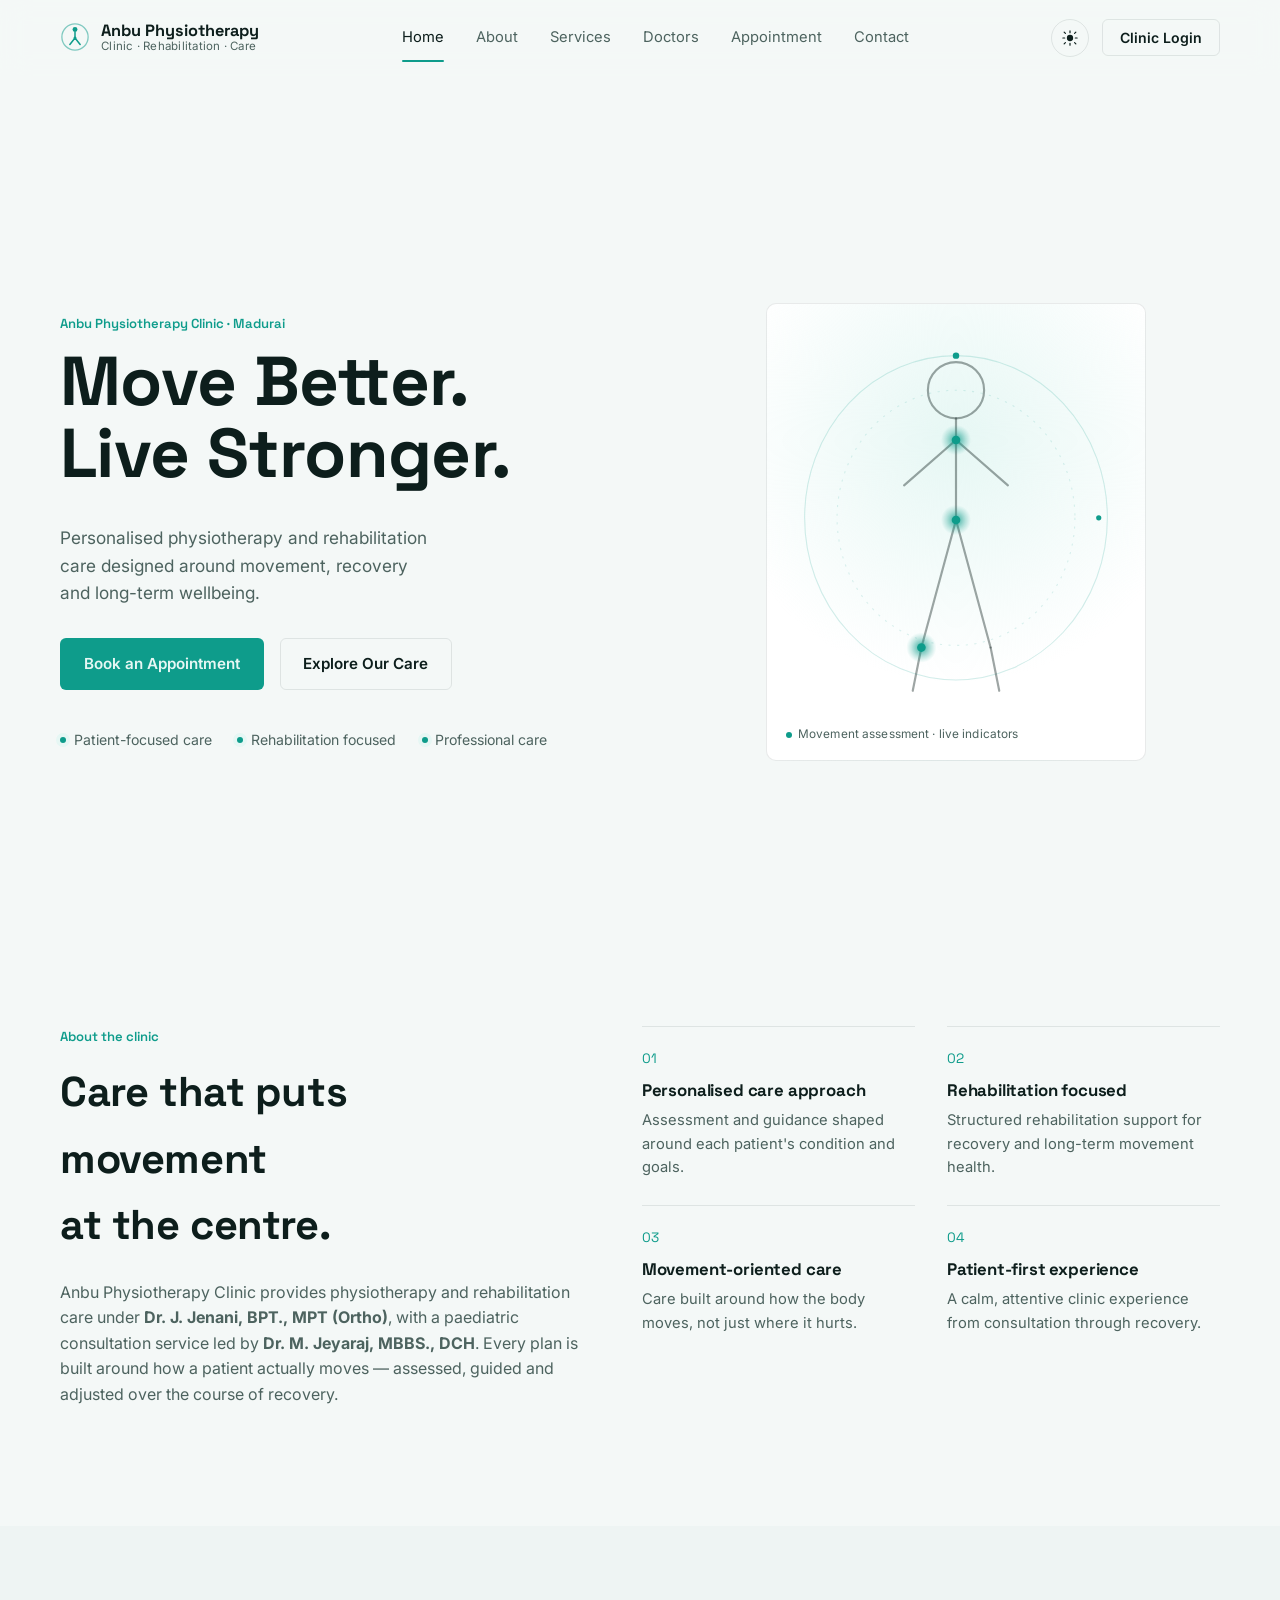
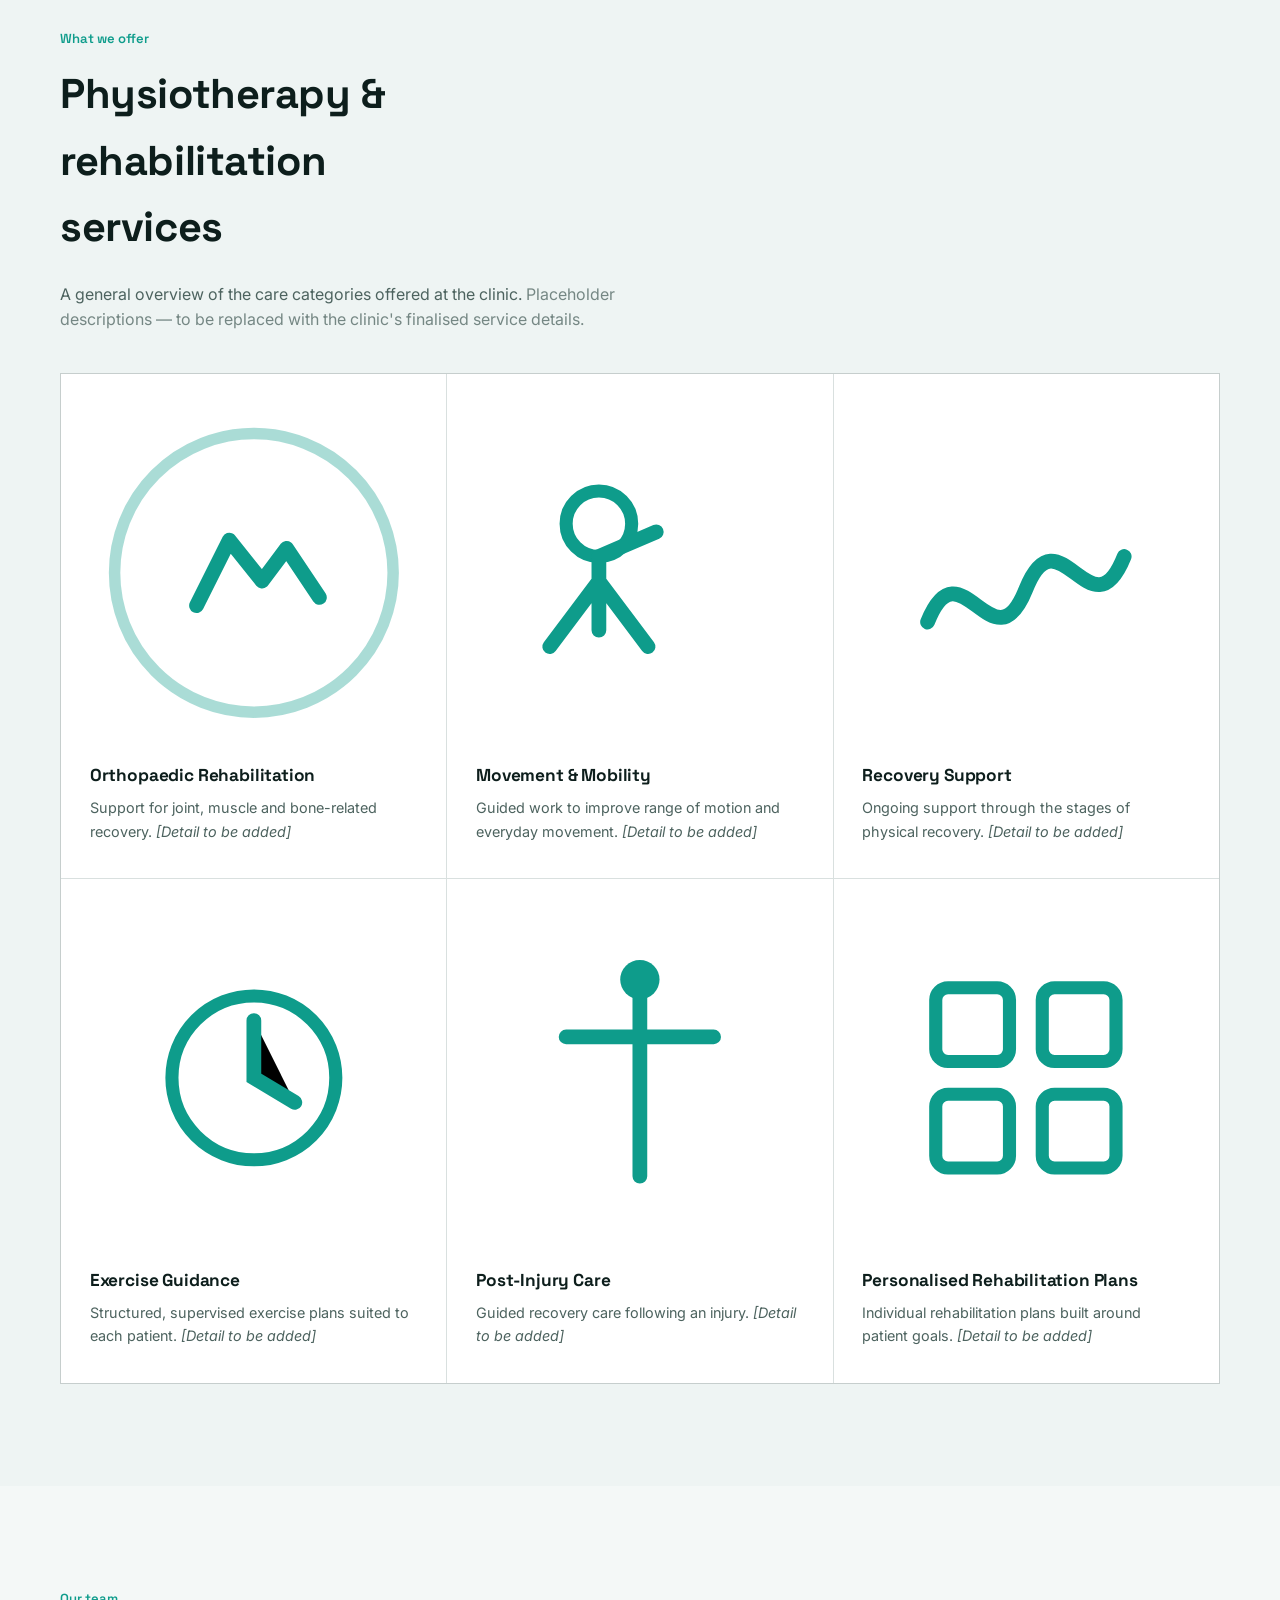
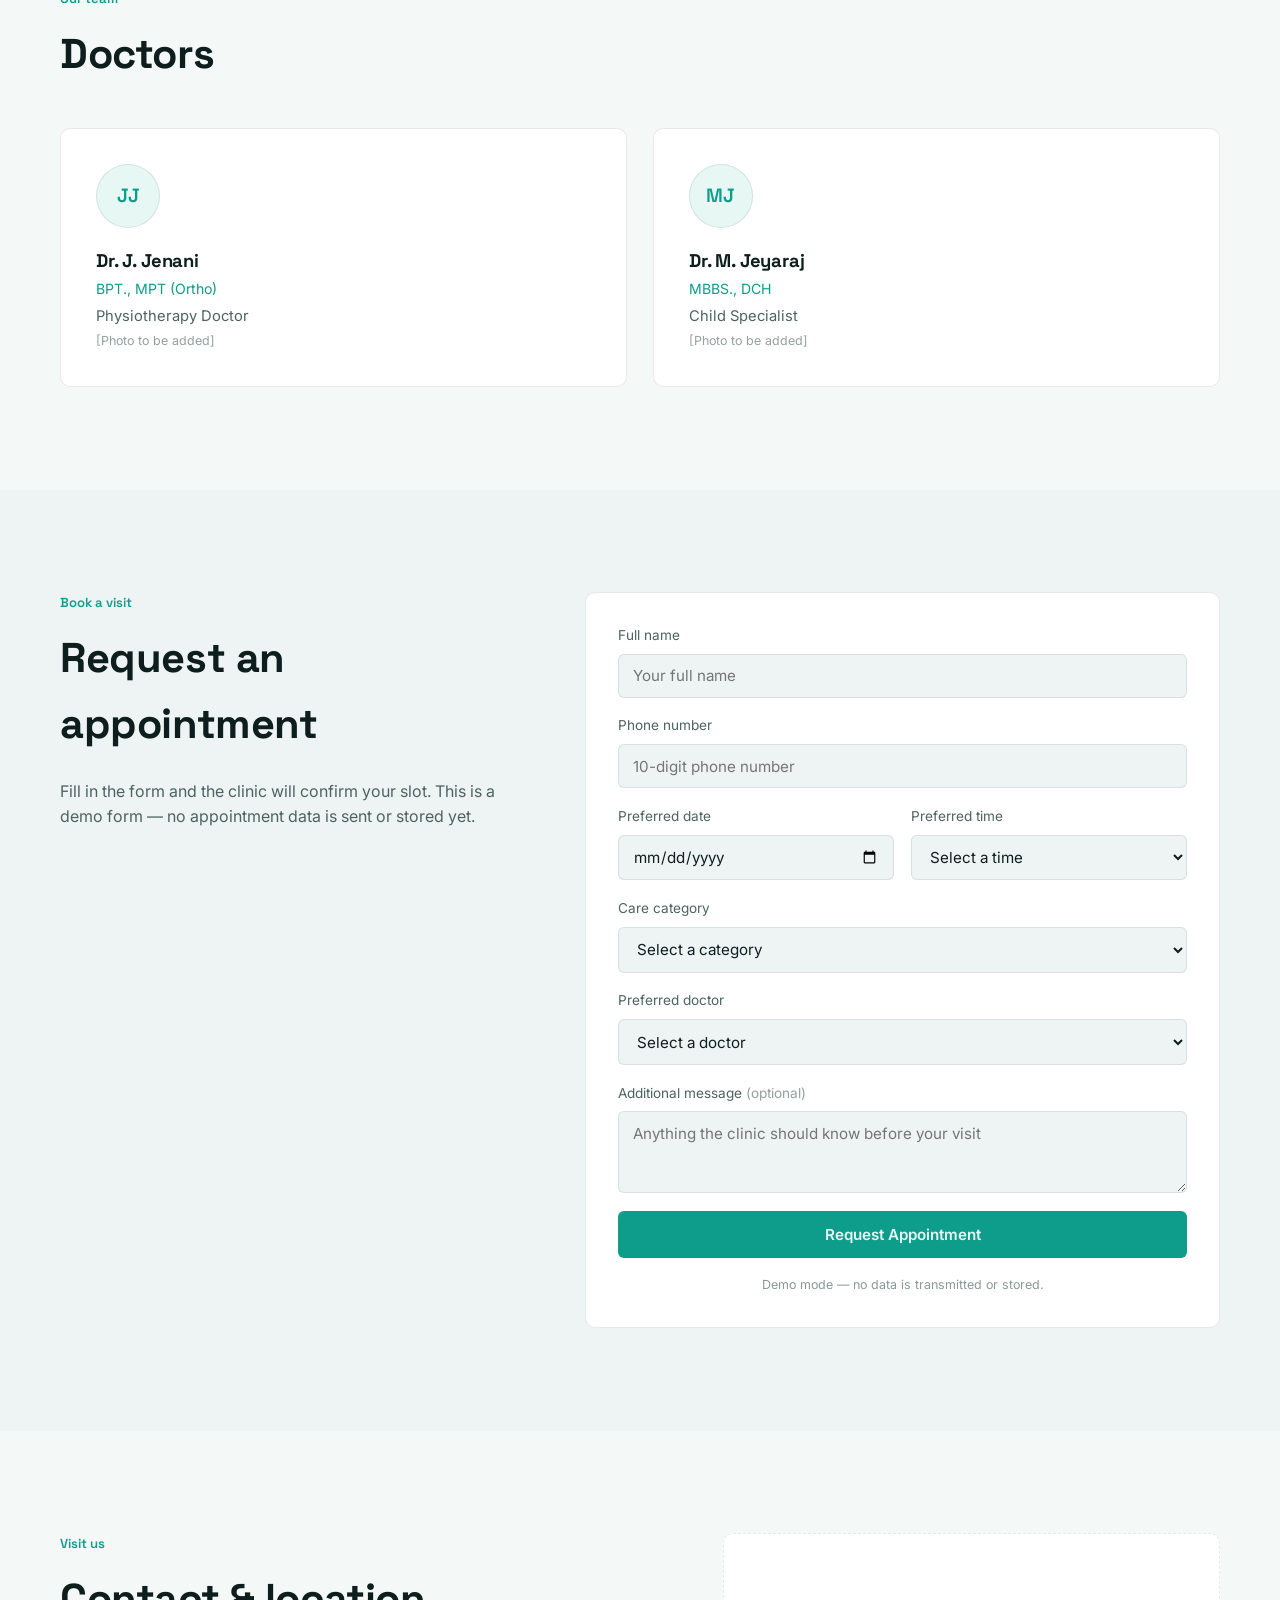
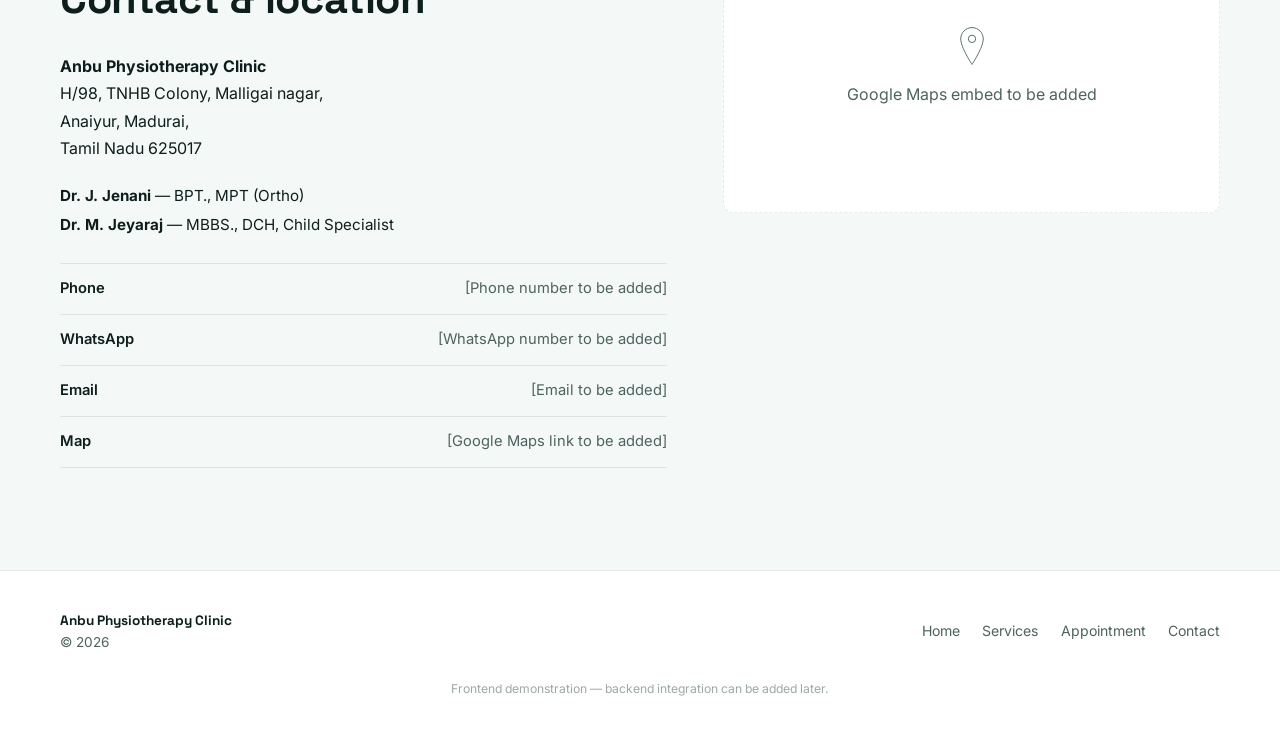
<file: physiotherapy-3rd-website/index.html>
<!DOCTYPE html>
<html lang="en">
<head>
<meta charset="UTF-8" />
<meta name="viewport" content="width=device-width, initial-scale=1.0" />
<title>Anbu Physiotherapy Clinic — Madurai</title>
<meta name="description" content="Anbu Physiotherapy Clinic in Madurai offers personalised physiotherapy and rehabilitation care under Dr. J. Jenani (BPT, MPT Ortho), with paediatric consultation from Dr. M. Jeyaraj (MBBS, DCH)." />
<meta name="theme-color" content="#070b0f" />

<meta property="og:title" content="Anbu Physiotherapy Clinic" />
<meta property="og:description" content="Personalised physiotherapy and rehabilitation care in Madurai, under Dr. J. Jenani, BPT., MPT (Ortho)." />
<meta property="og:type" content="website" />

<link rel="icon" href="data:,">
<link rel="preconnect" href="https://fonts.googleapis.com">
<link rel="preconnect" href="https://fonts.gstatic.com" crossorigin>
<link href="https://fonts.googleapis.com/css2?family=Space+Grotesk:wght@400;500;600;700&family=Inter:wght@400;500;600;700&display=swap" rel="stylesheet">

<link rel="stylesheet" href="style.css">
</head>
<body data-theme="dark">

<a class="skip-link" href="#main">Skip to content</a>

<!-- ============ NAVIGATION ============ -->
<header class="nav" id="nav">
  <div class="nav-inner">
    <a href="#home" class="brand">
      <span class="brand-mark" aria-hidden="true">
        <svg viewBox="0 0 32 32" width="30" height="30">
          <circle cx="16" cy="16" r="14" fill="none" stroke="currentColor" stroke-width="1.4" opacity="0.5"/>
          <circle cx="16" cy="8" r="2.6" fill="currentColor"/>
          <path d="M16 10.6 V17 M16 17 L10.5 24 M16 17 L21.5 24" stroke="currentColor" stroke-width="1.6" fill="none" stroke-linecap="round"/>
          <circle cx="16" cy="17" r="1.6" fill="currentColor"/>
        </svg>
      </span>
      <span class="brand-text">
        <strong>Anbu Physiotherapy</strong>
        <small>Clinic &middot; Rehabilitation &middot; Care</small>
      </span>
    </a>

    <nav class="nav-links" id="navLinks" aria-label="Primary">
      <a href="#home" class="nav-link active">Home</a>
      <a href="#about" class="nav-link">About</a>
      <a href="#services" class="nav-link">Services</a>
      <a href="#doctors" class="nav-link">Doctors</a>
      <a href="#appointment" class="nav-link">Appointment</a>
      <a href="#contact" class="nav-link">Contact</a>
    </nav>

    <div class="nav-actions">
      <button class="theme-toggle" id="themeToggle" type="button" aria-label="Switch to light mode" aria-pressed="false">
        <svg class="icon-moon" viewBox="0 0 24 24" width="18" height="18" aria-hidden="true"><path d="M21 12.6A9 9 0 1 1 11.4 3a7 7 0 0 0 9.6 9.6Z" fill="currentColor"/></svg>
        <svg class="icon-sun" viewBox="0 0 24 24" width="18" height="18" aria-hidden="true"><circle cx="12" cy="12" r="4.2" fill="currentColor"/><g stroke="currentColor" stroke-width="1.6" stroke-linecap="round"><path d="M12 2.5v2.4M12 19.1v2.4M4.2 4.2l1.7 1.7M18.1 18.1l1.7 1.7M2.5 12h2.4M19.1 12h2.4M4.2 19.8l1.7-1.7M18.1 5.9l1.7-1.7"/></g></svg>
      </button>
      <button class="btn btn-ghost" id="loginBtn" type="button">Clinic Login</button>
      <button class="hamburger" id="hamburger" type="button" aria-label="Open menu" aria-expanded="false" aria-controls="navLinks">
        <span></span><span></span><span></span>
      </button>
    </div>
  </div>
</header>

<main id="main">

  <!-- ============ HERO ============ -->
  <section class="hero" id="home">
    <div class="hero-inner">
      <div class="hero-copy reveal">
        <p class="eyebrow">Anbu Physiotherapy Clinic &middot; Madurai</p>
        <h1 class="hero-title">Move Better.<br>Live Stronger.</h1>
        <p class="hero-sub">Personalised physiotherapy and rehabilitation care designed around movement, recovery and long-term wellbeing.</p>

        <div class="hero-actions">
          <a href="#appointment" class="btn btn-primary">Book an Appointment</a>
          <a href="#services" class="btn btn-outline">Explore Our Care</a>
        </div>

        <ul class="trust-list">
          <li><span class="dot" aria-hidden="true"></span>Patient-focused care</li>
          <li><span class="dot" aria-hidden="true"></span>Rehabilitation focused</li>
          <li><span class="dot" aria-hidden="true"></span>Professional care</li>
        </ul>
      </div>

      <div class="hero-visual reveal" aria-hidden="true">
        <div class="visual-frame">
          <svg class="body-svg" viewBox="0 0 320 380" xmlns="http://www.w3.org/2000/svg">
            <defs>
              <radialGradient id="glowGrad" cx="50%" cy="50%" r="50%">
                <stop offset="0%" stop-color="var(--accent)" stop-opacity="0.55"/>
                <stop offset="100%" stop-color="var(--accent)" stop-opacity="0"/>
              </radialGradient>
            </defs>

            <!-- orbit rings -->
            <g class="orbit orbit-1">
              <ellipse cx="160" cy="180" rx="140" ry="150" fill="none" stroke="var(--accent)" stroke-opacity="0.18" stroke-width="1"/>
            </g>
            <g class="orbit orbit-2">
              <ellipse cx="160" cy="180" rx="110" ry="118" fill="none" stroke="var(--accent)" stroke-opacity="0.14" stroke-width="1" stroke-dasharray="2 6"/>
            </g>
            <circle class="orbit-particle p1" cx="160" cy="30" r="3" fill="var(--accent)"/>
            <circle class="orbit-particle p2" cx="292" cy="180" r="2.4" fill="var(--accent)"/>

            <!-- silhouette -->
            <g class="silhouette" fill="none" stroke="var(--body-line)" stroke-width="2" stroke-linecap="round" stroke-linejoin="round">
              <circle cx="160" cy="62" r="26"/>
              <path d="M160 88 V182"/>
              <path d="M160 108 L112 150"/>
              <path d="M160 108 L208 150"/>
              <path d="M160 182 L128 300"/>
              <path d="M160 182 L192 300"/>
              <path d="M128 300 L120 340"/>
              <path d="M192 300 L200 340"/>
            </g>

            <!-- joint points: shoulder, spine, knee -->
            <g class="joint-point" style="--delay:0s" transform="translate(160,108)">
              <circle r="14" fill="url(#glowGrad)"/>
              <circle r="4" fill="var(--accent)"/>
            </g>
            <g class="joint-point" style="--delay:.6s" transform="translate(160,182)">
              <circle r="14" fill="url(#glowGrad)"/>
              <circle r="4" fill="var(--accent)"/>
            </g>
            <g class="joint-point" style="--delay:1.2s" transform="translate(128,300)">
              <circle r="14" fill="url(#glowGrad)"/>
              <circle r="4" fill="var(--accent)"/>
            </g>
          </svg>

          <div class="visual-caption">
            <span class="rec-dot" aria-hidden="true"></span>
            Movement assessment &middot; live indicators
          </div>
        </div>
      </div>
    </div>
    <div class="hero-fade" aria-hidden="true"></div>
  </section>

  <!-- ============ ABOUT ============ -->
  <section class="section" id="about">
    <div class="section-inner about-grid">
      <div class="reveal">
        <p class="eyebrow">About the clinic</p>
        <h2 class="section-title">Care that puts movement<br>at the centre.</h2>
        <p class="section-text">
          Anbu Physiotherapy Clinic provides physiotherapy and rehabilitation care under
          <strong>Dr. J. Jenani, BPT., MPT (Ortho)</strong>, with a paediatric consultation service
          led by <strong>Dr. M. Jeyaraj, MBBS., DCH</strong>. Every plan is built around how a patient
          actually moves — assessed, guided and adjusted over the course of recovery.
        </p>
      </div>

      <div class="info-blocks reveal">
        <div class="info-block">
          <span class="info-index">01</span>
          <h3>Personalised care approach</h3>
          <p>Assessment and guidance shaped around each patient's condition and goals.</p>
        </div>
        <div class="info-block">
          <span class="info-index">02</span>
          <h3>Rehabilitation focused</h3>
          <p>Structured rehabilitation support for recovery and long-term movement health.</p>
        </div>
        <div class="info-block">
          <span class="info-index">03</span>
          <h3>Movement-oriented care</h3>
          <p>Care built around how the body moves, not just where it hurts.</p>
        </div>
        <div class="info-block">
          <span class="info-index">04</span>
          <h3>Patient-first experience</h3>
          <p>A calm, attentive clinic experience from consultation through recovery.</p>
        </div>
      </div>
    </div>
  </section>

  <!-- ============ SERVICES ============ -->
  <section class="section section-alt" id="services">
    <div class="section-inner">
      <p class="eyebrow">What we offer</p>
      <h2 class="section-title">Physiotherapy &amp; rehabilitation services</h2>
      <p class="section-text section-text-narrow">
        A general overview of the care categories offered at the clinic.
        <em>Placeholder descriptions — to be replaced with the clinic's finalised service details.</em>
      </p>

      <div class="services-grid">

        <article class="service-card reveal">
          <svg class="service-icon" viewBox="0 0 40 40" aria-hidden="true"><circle cx="20" cy="20" r="17" fill="none" stroke="currentColor" stroke-width="1.4" opacity="0.35"/><path d="M13 24l4-8 4 5 3-4 4 6" fill="none" stroke="currentColor" stroke-width="1.8" stroke-linecap="round" stroke-linejoin="round"/></svg>
          <h3>Orthopaedic Rehabilitation</h3>
          <p>Support for joint, muscle and bone-related recovery. <em>[Detail to be added]</em></p>
        </article>

        <article class="service-card reveal">
          <svg class="service-icon" viewBox="0 0 40 40" aria-hidden="true"><circle cx="15" cy="14" r="4" fill="none" stroke="currentColor" stroke-width="1.6"/><path d="M15 18v9M15 21l-6 8M15 21l6 8M15 18l7-3" fill="none" stroke="currentColor" stroke-width="1.8" stroke-linecap="round"/></svg>
          <h3>Movement &amp; Mobility</h3>
          <p>Guided work to improve range of motion and everyday movement. <em>[Detail to be added]</em></p>
        </article>

        <article class="service-card reveal">
          <svg class="service-icon" viewBox="0 0 40 40" aria-hidden="true"><path d="M8 26c4-10 8 6 12-4s8 6 12-4" fill="none" stroke="currentColor" stroke-width="1.8" stroke-linecap="round" stroke-linejoin="round"/></svg>
          <h3>Recovery Support</h3>
          <p>Ongoing support through the stages of physical recovery. <em>[Detail to be added]</em></p>
        </article>

        <article class="service-card reveal">
          <svg class="service-icon" viewBox="0 0 40 40" aria-hidden="true"><circle cx="20" cy="20" r="10" fill="none" stroke="currentColor" stroke-width="1.6"/><path d="M20 13v7l5 3" stroke="currentColor" stroke-width="1.8" stroke-linecap="round"/></svg>
          <h3>Exercise Guidance</h3>
          <p>Structured, supervised exercise plans suited to each patient. <em>[Detail to be added]</em></p>
        </article>

        <article class="service-card reveal">
          <svg class="service-icon" viewBox="0 0 40 40" aria-hidden="true"><path d="M20 8v24M11 15h18" stroke="currentColor" stroke-width="1.8" stroke-linecap="round"/><circle cx="20" cy="8" r="2.4" fill="currentColor"/></svg>
          <h3>Post-Injury Care</h3>
          <p>Guided recovery care following an injury. <em>[Detail to be added]</em></p>
        </article>

        <article class="service-card reveal">
          <svg class="service-icon" viewBox="0 0 40 40" aria-hidden="true"><rect x="9" y="9" width="9" height="9" rx="1.5" fill="none" stroke="currentColor" stroke-width="1.6"/><rect x="22" y="9" width="9" height="9" rx="1.5" fill="none" stroke="currentColor" stroke-width="1.6"/><rect x="9" y="22" width="9" height="9" rx="1.5" fill="none" stroke="currentColor" stroke-width="1.6"/><rect x="22" y="22" width="9" height="9" rx="1.5" fill="none" stroke="currentColor" stroke-width="1.6"/></svg>
          <h3>Personalised Rehabilitation Plans</h3>
          <p>Individual rehabilitation plans built around patient goals. <em>[Detail to be added]</em></p>
        </article>

      </div>
    </div>
  </section>

  <!-- ============ DOCTORS ============ -->
  <section class="section" id="doctors">
    <div class="section-inner">
      <p class="eyebrow">Our team</p>
      <h2 class="section-title">Doctors</h2>

      <div class="doctors-grid">
        <article class="doctor-card reveal">
          <div class="doctor-avatar" aria-hidden="true">JJ</div>
          <h3>Dr. J. Jenani</h3>
          <p class="doctor-role">BPT., MPT (Ortho)</p>
          <p class="doctor-desc">Physiotherapy Doctor</p>
          <p class="doctor-note">[Photo to be added]</p>
        </article>

        <article class="doctor-card reveal">
          <div class="doctor-avatar" aria-hidden="true">MJ</div>
          <h3>Dr. M. Jeyaraj</h3>
          <p class="doctor-role">MBBS., DCH</p>
          <p class="doctor-desc">Child Specialist</p>
          <p class="doctor-note">[Photo to be added]</p>
        </article>
      </div>
    </div>
  </section>

  <!-- ============ APPOINTMENT ============ -->
  <section class="section section-alt" id="appointment">
    <div class="section-inner appointment-grid">
      <div class="reveal">
        <p class="eyebrow">Book a visit</p>
        <h2 class="section-title">Request an appointment</h2>
        <p class="section-text">
          Fill in the form and the clinic will confirm your slot. This is a demo form —
          no appointment data is sent or stored yet.
        </p>
      </div>

      <form class="appointment-form reveal" id="appointmentForm" novalidate>
        <div class="form-row">
          <label for="fullName">Full name</label>
          <input type="text" id="fullName" name="fullName" required autocomplete="name" placeholder="Your full name">
        </div>

        <div class="form-row">
          <label for="phone">Phone number</label>
          <input type="tel" id="phone" name="phone" required autocomplete="tel" placeholder="10-digit phone number" pattern="[0-9+\-\s]{7,15}">
        </div>

        <div class="form-grid-2">
          <div class="form-row">
            <label for="date">Preferred date</label>
            <input type="date" id="date" name="date" required>
          </div>
          <div class="form-row">
            <label for="time">Preferred time</label>
            <select id="time" name="time" required>
              <option value="" disabled selected>Select a time</option>
              <option>09:00 AM</option>
              <option>10:30 AM</option>
              <option>12:00 PM</option>
              <option>04:00 PM</option>
              <option>05:30 PM</option>
              <option>07:00 PM</option>
            </select>
          </div>
        </div>

        <div class="form-row">
          <label for="category">Care category</label>
          <select id="category" name="category" required>
            <option value="" disabled selected>Select a category</option>
            <option>General Physiotherapy Consultation</option>
            <option>Orthopaedic Rehabilitation</option>
            <option>Movement &amp; Mobility</option>
            <option>Recovery Support</option>
            <option>Exercise Guidance</option>
          </select>
        </div>

        <div class="form-row">
          <label for="doctor">Preferred doctor</label>
          <select id="doctor" name="doctor" required>
            <option value="" disabled selected>Select a doctor</option>
            <option>Dr. J. Jenani</option>
            <option>Dr. M. Jeyaraj</option>
          </select>
        </div>

        <div class="form-row">
          <label for="message">Additional message <span class="optional">(optional)</span></label>
          <textarea id="message" name="message" rows="3" placeholder="Anything the clinic should know before your visit"></textarea>
        </div>

        <button type="submit" class="btn btn-primary btn-block">Request Appointment</button>
        <p class="form-note">Demo mode — no data is transmitted or stored.</p>
      </form>
    </div>
  </section>

  <!-- ============ CONTACT ============ -->
  <section class="section" id="contact">
    <div class="section-inner contact-grid">
      <div class="reveal">
        <p class="eyebrow">Visit us</p>
        <h2 class="section-title">Contact &amp; location</h2>

        <address class="contact-address">
          <strong>Anbu Physiotherapy Clinic</strong><br>
          H/98, TNHB Colony, Malligai nagar,<br>
          Anaiyur, Madurai,<br>
          Tamil Nadu 625017
        </address>

        <div class="contact-people">
          <p><strong>Dr. J. Jenani</strong> — BPT., MPT (Ortho)</p>
          <p><strong>Dr. M. Jeyaraj</strong> — MBBS., DCH, Child Specialist</p>
        </div>

        <ul class="contact-list">
          <li><span>Phone</span><em>[Phone number to be added]</em></li>
          <li><span>WhatsApp</span><em>[WhatsApp number to be added]</em></li>
          <li><span>Email</span><em>[Email to be added]</em></li>
          <li><span>Map</span><em>[Google Maps link to be added]</em></li>
        </ul>
      </div>

      <div class="map-placeholder reveal" role="img" aria-label="Map placeholder for Anbu Physiotherapy Clinic location">
        <svg viewBox="0 0 200 200" width="46" height="46" aria-hidden="true"><path d="M100 20c-27 0-49 22-49 49 0 37 49 111 49 111s49-74 49-111c0-27-22-49-49-49z" fill="none" stroke="currentColor" stroke-width="4"/><circle cx="100" cy="69" r="16" fill="none" stroke="currentColor" stroke-width="4"/></svg>
        <p>Google Maps embed to be added</p>
      </div>
    </div>
  </section>

</main>

<!-- ============ FOOTER ============ -->
<footer class="footer">
  <div class="footer-inner">
    <div class="footer-brand">
      <strong>Anbu Physiotherapy Clinic</strong>
      <span>&copy; <span id="year"></span></span>
    </div>
    <nav class="footer-links" aria-label="Footer">
      <a href="#home">Home</a>
      <a href="#services">Services</a>
      <a href="#appointment">Appointment</a>
      <a href="#contact">Contact</a>
    </nav>
    <p class="footer-note">Frontend demonstration — backend integration can be added later.</p>
  </div>
</footer>

<!-- ============ LOGIN MODAL ============ -->
<div class="modal-overlay" id="loginOverlay" hidden>
  <div class="modal" role="dialog" aria-modal="true" aria-labelledby="loginTitle">
    <button class="modal-close" id="loginClose" type="button" aria-label="Close login dialog">&times;</button>
    <h3 id="loginTitle">Clinic Login</h3>
    <p class="modal-sub">Authentication is not connected yet. This is a frontend demonstration.</p>

    <form id="loginForm" novalidate>
      <div class="form-row">
        <label for="clinicEmail">Clinic email</label>
        <input type="email" id="clinicEmail" name="clinicEmail" autocomplete="username" placeholder="you@clinic.com">
      </div>
      <div class="form-row">
        <label for="clinicPassword">Password</label>
        <input type="password" id="clinicPassword" name="clinicPassword" autocomplete="current-password" placeholder="Password">
      </div>
      <div class="modal-actions">
        <button type="button" class="btn btn-outline" id="loginCancel">Close</button>
        <button type="submit" class="btn btn-primary">Sign In</button>
      </div>
    </form>
  </div>
</div>

<!-- ============ TOAST ============ -->
<div class="toast" id="toast" role="status" aria-live="polite"></div>

<script src="script.js"></script>
</body>
</html>
</file>
<file: physiotherapy-3rd-website/style.css>
/* =====================================================
   ANBU PHYSIOTHERAPY CLINIC — STYLESHEET
   Token system → base → layout → components → responsive
   ===================================================== */

:root{
  --bg-0:#070b0f;
  --bg-1:#0d151a;
  --bg-2:#0a1115;
  --panel:#101a20;
  --panel-border:rgba(255,255,255,0.08);
  --text:#eaf3f1;
  --text-muted:#93a8a5;
  --accent:#33e0c8;
  --accent-dim:#1c8f81;
  --accent-ink:#04211d;
  --body-line:rgba(234,243,241,0.55);
  --shadow:0 20px 60px rgba(0,0,0,0.45);
  --radius-sm:6px;
  --radius-md:10px;
  --font-display:'Space Grotesk', 'Inter', sans-serif;
  --font-body:'Inter', sans-serif;
  --nav-h:76px;
}

[data-theme="light"]{
  --bg-0:#f4f8f7;
  --bg-1:#ffffff;
  --bg-2:#eef4f3;
  --panel:#ffffff;
  --panel-border:rgba(9,30,27,0.09);
  --text:#0d1e1c;
  --text-muted:#4d635f;
  --accent:#0e9c8b;
  --accent-dim:#0b7d70;
  --accent-ink:#e6f7f4;
  --body-line:rgba(13,30,28,0.4);
  --shadow:0 20px 50px rgba(15,40,36,0.1);
}

*,*::before,*::after{ box-sizing:border-box; }
html{ scroll-behavior:smooth; scroll-padding-top:var(--nav-h); }
body{
  margin:0;
  background:var(--bg-0);
  color:var(--text);
  font-family:var(--font-body);
  line-height:1.6;
  -webkit-font-smoothing:antialiased;
  transition:background .35s ease, color .35s ease;
  overflow-x:hidden;
}
img{ max-width:100%; display:block; }
a{ color:inherit; text-decoration:none; }
h1,h2,h3{ font-family:var(--font-display); margin:0 0 .5em; letter-spacing:-0.01em; }
p{ margin:0 0 1em; color:var(--text-muted); }
ul{ list-style:none; margin:0; padding:0; }
button{ font-family:inherit; }

.skip-link{
  position:absolute; left:-999px; top:0; z-index:999;
  background:var(--accent); color:var(--accent-ink); padding:.7em 1.2em; border-radius:var(--radius-sm);
}
.skip-link:focus{ left:1em; top:1em; }

:focus-visible{ outline:2px solid var(--accent); outline-offset:3px; }

/* ---------- Buttons ---------- */
.btn{
  display:inline-flex; align-items:center; justify-content:center;
  padding:.85em 1.5em; border-radius:var(--radius-sm);
  font-weight:600; font-size:.95rem; border:1px solid transparent;
  cursor:pointer; transition:transform .18s ease, background .2s ease, border-color .2s ease, color .2s ease;
  white-space:nowrap;
}
.btn:active{ transform:scale(0.98); }
.btn-primary{ background:var(--accent); color:var(--accent-ink); }
.btn-primary:hover{ background:var(--accent-dim); }
.btn-outline{ border-color:var(--panel-border); color:var(--text); background:transparent; }
.btn-outline:hover{ border-color:var(--accent); color:var(--accent); }
.btn-ghost{ background:transparent; border:1px solid var(--panel-border); color:var(--text); padding:.65em 1.2em; font-size:.88rem; }
.btn-ghost:hover{ border-color:var(--accent); color:var(--accent); }
.btn-block{ width:100%; }

.eyebrow{
  font-size:.82rem; color:var(--accent); font-weight:600; margin-bottom:.9em;
  font-family:var(--font-display);
}

/* =====================================================
   NAVIGATION
   ===================================================== */
.nav{
  position:sticky; top:0; z-index:100; height:var(--nav-h);
  background:rgba(7,11,15,0.6); backdrop-filter:blur(14px) saturate(140%);
  -webkit-backdrop-filter:blur(14px) saturate(140%);
  border-bottom:1px solid transparent;
  transition:background .3s ease, border-color .3s ease, box-shadow .3s ease;
}
[data-theme="light"] .nav{ background:rgba(244,248,247,0.72); }
.nav.scrolled{ border-bottom-color:var(--panel-border); box-shadow:0 10px 30px rgba(0,0,0,0.25); }
[data-theme="light"] .nav.scrolled{ box-shadow:0 10px 30px rgba(15,40,36,0.08); }

.nav-inner{
  max-width:1240px; margin:0 auto; height:100%;
  display:flex; align-items:center; justify-content:space-between;
  padding:0 clamp(1.2rem,4vw,2.5rem);
}
.brand{ display:flex; align-items:center; gap:.7em; }
.brand-mark{ color:var(--accent); display:flex; }
.brand-text{ display:flex; flex-direction:column; line-height:1.15; }
.brand-text strong{ font-family:var(--font-display); font-size:1.02rem; }
.brand-text small{ color:var(--text-muted); font-size:.72rem; letter-spacing:.02em; }

.nav-links{ display:flex; gap:2rem; }
.nav-link{ position:relative; font-size:.92rem; color:var(--text-muted); padding:.3em 0; transition:color .2s ease; }
.nav-link:hover{ color:var(--text); }
.nav-link.active{ color:var(--text); }
.nav-link.active::after{
  content:''; position:absolute; left:0; right:0; bottom:-8px; height:2px; background:var(--accent); border-radius:2px;
}

.nav-actions{ display:flex; align-items:center; gap:.8rem; }
.theme-toggle{
  width:38px; height:38px; border-radius:50%; border:1px solid var(--panel-border);
  background:transparent; color:var(--text); display:flex; align-items:center; justify-content:center;
  cursor:pointer; transition:border-color .2s ease, color .2s ease;
}
.theme-toggle:hover{ border-color:var(--accent); color:var(--accent); }
.icon-sun{ display:none; }
[data-theme="light"] .icon-moon{ display:none; }
[data-theme="light"] .icon-sun{ display:block; }

.hamburger{
  display:none; flex-direction:column; justify-content:center; gap:5px;
  width:38px; height:38px; background:transparent; border:none; cursor:pointer;
}
.hamburger span{ width:20px; height:2px; background:var(--text); margin:0 auto; transition:transform .25s ease, opacity .25s ease; }
.hamburger.open span:nth-child(1){ transform:translateY(7px) rotate(45deg); }
.hamburger.open span:nth-child(2){ opacity:0; }
.hamburger.open span:nth-child(3){ transform:translateY(-7px) rotate(-45deg); }

/* =====================================================
   HERO
   ===================================================== */
.hero{ position:relative; padding-top:clamp(2.5rem,6vw,4rem); overflow:hidden; }
.hero-inner{
  max-width:1240px; margin:0 auto; padding:0 clamp(1.2rem,4vw,2.5rem);
  display:grid; grid-template-columns:1.05fr .95fr; gap:3rem; align-items:center;
  min-height:calc(100vh - var(--nav-h) - 40px);
}
.hero-title{ font-size:clamp(2.6rem,5.4vw,4.4rem); line-height:1.04; font-weight:700; }
.hero-sub{ font-size:1.08rem; max-width:34ch; margin-bottom:1.8em; }
.hero-actions{ display:flex; gap:1rem; flex-wrap:wrap; margin-bottom:2.4em; }

.trust-list{ display:flex; flex-wrap:wrap; gap:1.6rem; }
.trust-list li{ display:flex; align-items:center; gap:.55em; font-size:.88rem; color:var(--text-muted); }
.trust-list .dot{ width:6px; height:6px; border-radius:50%; background:var(--accent); box-shadow:0 0 0 4px var(--accent-ink); }

.hero-visual{ display:flex; justify-content:center; }
.visual-frame{
  position:relative; width:min(100%,380px); aspect-ratio:320/380;
  border:1px solid var(--panel-border); border-radius:var(--radius-md);
  background:radial-gradient(circle at 50% 30%, var(--accent-ink), transparent 65%), var(--panel);
  padding:1rem;
}
.body-svg{ width:100%; height:100%; }

.orbit{ transform-origin:160px 180px; animation:spin 40s linear infinite; }
.orbit-2{ animation-duration:60s; animation-direction:reverse; }
.orbit-particle{ transform-origin:160px 180px; }
.p1{ animation:spin 40s linear infinite; }
.p2{ animation:spin 60s linear infinite reverse; }

.joint-point{ animation:pulse-joint 3s ease-in-out infinite; animation-delay:var(--delay); }
.joint-point circle:last-child{ filter:drop-shadow(0 0 4px var(--accent)); }

.visual-caption{
  position:absolute; left:1.2rem; bottom:1rem; display:flex; align-items:center; gap:.5em;
  font-size:.74rem; color:var(--text-muted); letter-spacing:.01em;
}
.rec-dot{ width:6px; height:6px; border-radius:50%; background:var(--accent); animation:blink 1.6s ease-in-out infinite; }

.hero-fade{
  position:absolute; left:0; right:0; bottom:0; height:120px;
  background:linear-gradient(to bottom, transparent, var(--bg-0));
  pointer-events:none;
}

@keyframes spin{ to{ transform:rotate(360deg); } }
@keyframes pulse-joint{
  0%,100%{ opacity:.55; transform:scale(1); }
  50%{ opacity:1; transform:scale(1.18); }
}
@keyframes blink{ 0%,100%{ opacity:.3; } 50%{ opacity:1; } }

/* =====================================================
   SECTIONS (shared)
   ===================================================== */
.section{ padding:clamp(4rem,8vw,7rem) 0; }
.section-alt{ background:var(--bg-2); }
.section-inner{ max-width:1240px; margin:0 auto; padding:0 clamp(1.2rem,4vw,2.5rem); }
.section-title{ font-size:clamp(1.9rem,3.4vw,2.6rem); font-weight:700; max-width:16ch; }
.section-text{ max-width:52ch; }
.section-text-narrow{ max-width:60ch; }
.section-text em{ color:var(--text-muted); font-style:normal; opacity:.75; }

/* ---------- About ---------- */
.about-grid{ display:grid; grid-template-columns:1fr 1.1fr; gap:3.5rem; align-items:start; }
.info-blocks{ display:grid; grid-template-columns:1fr 1fr; gap:1.6rem 2rem; }
.info-block{ border-top:1px solid var(--panel-border); padding-top:1.1rem; }
.info-index{ font-family:var(--font-display); color:var(--accent); font-size:.85rem; }
.info-block h3{ font-size:1.05rem; margin:.4em 0 .3em; }
.info-block p{ font-size:.92rem; margin:0; }

/* ---------- Services ---------- */
.services-grid{
  display:grid; grid-template-columns:repeat(3,1fr); gap:1px;
  background:var(--panel-border); border:1px solid var(--panel-border); margin-top:2.5rem;
}
.service-card{
  background:var(--bg-2); padding:2.2rem 1.8rem; transition:background .25s ease;
}
[data-theme="light"] .service-card{ background:var(--bg-1); }
.service-card:hover{ background:var(--panel); }
.service-icon{ color:var(--accent); margin-bottom:1.1rem; }
.service-card h3{ font-size:1.08rem; margin-bottom:.4em; }
.service-card p{ font-size:.9rem; margin:0; }

/* ---------- Doctors ---------- */
.doctors-grid{ display:grid; grid-template-columns:repeat(2,1fr); gap:1.6rem; margin-top:2.5rem; }
.doctor-card{
  border:1px solid var(--panel-border); border-radius:var(--radius-md); padding:2.2rem;
  background:var(--panel); transition:border-color .25s ease, transform .25s ease;
}
.doctor-card:hover{ border-color:var(--accent); transform:translateY(-3px); }
.doctor-avatar{
  width:64px; height:64px; border-radius:50%; display:flex; align-items:center; justify-content:center;
  font-family:var(--font-display); font-weight:600; font-size:1.2rem;
  background:var(--accent-ink); color:var(--accent); border:1px solid var(--panel-border); margin-bottom:1.1rem;
}
.doctor-card h3{ font-size:1.15rem; margin-bottom:.15em; }
.doctor-role{ color:var(--accent); font-size:.88rem; margin-bottom:.3em; }
.doctor-desc{ font-size:.92rem; margin-bottom:.2em; }
.doctor-note{ font-size:.78rem; opacity:.6; margin:0; }

/* ---------- Appointment ---------- */
.appointment-grid{ display:grid; grid-template-columns:.85fr 1.15fr; gap:3.5rem; align-items:start; }
.appointment-form{
  background:var(--panel); border:1px solid var(--panel-border); border-radius:var(--radius-md);
  padding:2rem; display:flex; flex-direction:column; gap:1.1rem;
}
.form-grid-2{ display:grid; grid-template-columns:1fr 1fr; gap:1.1rem; }
.form-row{ display:flex; flex-direction:column; gap:.45em; }
.form-row label{ font-size:.85rem; color:var(--text-muted); }
.optional{ opacity:.6; font-weight:400; }
.form-row input, .form-row select, .form-row textarea{
  background:var(--bg-0); border:1px solid var(--panel-border); color:var(--text);
  border-radius:var(--radius-sm); padding:.75em .9em; font-family:inherit; font-size:.95rem;
  transition:border-color .2s ease;
}
[data-theme="light"] .form-row input,
[data-theme="light"] .form-row select,
[data-theme="light"] .form-row textarea{ background:var(--bg-2); }
.form-row input:focus, .form-row select:focus, .form-row textarea:focus{ border-color:var(--accent); outline:none; }
.form-row textarea{ resize:vertical; }
.form-note{ font-size:.78rem; text-align:center; opacity:.65; margin:0; }

/* ---------- Contact ---------- */
.contact-grid{ display:grid; grid-template-columns:1.1fr .9fr; gap:3.5rem; align-items:start; }
.contact-address{ font-style:normal; color:var(--text); line-height:1.7; margin-bottom:1.4rem; }
.contact-people p{ margin:0 0 .3em; color:var(--text); font-size:.95rem; }
.contact-list{ margin-top:1.6rem; border-top:1px solid var(--panel-border); }
.contact-list li{
  display:flex; justify-content:space-between; padding:.9em 0; border-bottom:1px solid var(--panel-border);
  font-size:.92rem;
}
.contact-list span{ color:var(--text); font-weight:600; }
.contact-list em{ color:var(--text-muted); font-style:normal; }
.map-placeholder{
  border:1px dashed var(--panel-border); border-radius:var(--radius-md); min-height:280px;
  display:flex; flex-direction:column; align-items:center; justify-content:center; gap:.8em;
  color:var(--text-muted); background:var(--bg-2);
}
[data-theme="light"] .map-placeholder{ background:var(--bg-1); }

/* =====================================================
   FOOTER
   ===================================================== */
.footer{ border-top:1px solid var(--panel-border); background:var(--bg-1); }
.footer-inner{
  max-width:1240px; margin:0 auto; padding:2.4rem clamp(1.2rem,4vw,2.5rem);
  display:flex; flex-wrap:wrap; align-items:center; justify-content:space-between; gap:1rem;
}
.footer-brand{ display:flex; flex-direction:column; font-size:.85rem; color:var(--text-muted); }
.footer-brand strong{ color:var(--text); font-family:var(--font-display); }
.footer-links{ display:flex; gap:1.4rem; font-size:.88rem; color:var(--text-muted); }
.footer-links a:hover{ color:var(--accent); }
.footer-note{ width:100%; text-align:center; font-size:.76rem; opacity:.55; margin:.6rem 0 0; }

/* =====================================================
   MODAL
   ===================================================== */
.modal-overlay{
  position:fixed; inset:0; background:rgba(4,8,10,0.6); backdrop-filter:blur(4px);
  display:flex; align-items:center; justify-content:center; z-index:200; padding:1.2rem;
  animation:fadeIn .2s ease;
}
.modal-overlay[hidden]{ display:none; }
.modal{
  width:100%; max-width:400px; background:var(--panel); border:1px solid var(--panel-border);
  border-radius:var(--radius-md); padding:2rem; position:relative; box-shadow:var(--shadow);
  animation:modalPop .22s ease;
}
.modal-close{
  position:absolute; top:1rem; right:1rem; background:none; border:none; color:var(--text-muted);
  font-size:1.4rem; line-height:1; cursor:pointer;
}
.modal-close:hover{ color:var(--accent); }
.modal-sub{ font-size:.86rem; margin-bottom:1.4rem; }
.modal-actions{ display:flex; justify-content:flex-end; gap:.8rem; margin-top:.4rem; }

@keyframes fadeIn{ from{ opacity:0; } to{ opacity:1; } }
@keyframes modalPop{ from{ opacity:0; transform:translateY(8px) scale(.98); } to{ opacity:1; transform:none; } }

/* =====================================================
   TOAST
   ===================================================== */
.toast{
  position:fixed; left:50%; bottom:2rem; transform:translate(-50%,20px);
  background:var(--panel); border:1px solid var(--accent); color:var(--text);
  padding:.9em 1.4em; border-radius:var(--radius-sm); font-size:.9rem; box-shadow:var(--shadow);
  opacity:0; pointer-events:none; transition:opacity .3s ease, transform .3s ease; z-index:300; max-width:90vw;
}
.toast.show{ opacity:1; transform:translate(-50%,0); }

/* =====================================================
   SCROLL REVEAL
   ===================================================== */
.reveal{ opacity:0; transform:translateY(18px); transition:opacity .6s ease, transform .6s ease; }
.reveal.in-view{ opacity:1; transform:none; }

/* =====================================================
   RESPONSIVE
   ===================================================== */
@media (max-width:980px){
  .hero-inner{ grid-template-columns:1fr; text-align:left; min-height:auto; padding-bottom:3rem; }
  .hero-visual{ order:-1; max-width:340px; margin:0 auto 1rem; }
  .about-grid, .appointment-grid, .contact-grid{ grid-template-columns:1fr; }
  .services-grid{ grid-template-columns:repeat(2,1fr); }
  .info-blocks{ grid-template-columns:1fr 1fr; }
}

@media (max-width:760px){
  .nav-links{
    position:fixed; top:var(--nav-h); left:0; right:0; bottom:0;
    background:var(--bg-0); flex-direction:column; gap:0; padding:1rem clamp(1.2rem,4vw,2.5rem);
    transform:translateX(100%); transition:transform .3s ease; overflow-y:auto;
  }
  [data-theme="light"] .nav-links{ background:var(--bg-1); }
  .nav-links.open{ transform:translateX(0); }
  .nav-links .nav-link{ padding:1em 0; border-bottom:1px solid var(--panel-border); font-size:1rem; }
  .nav-link.active::after{ display:none; }
  .hamburger{ display:flex; }
  .nav-actions .btn-ghost{ display:none; }
  .services-grid{ grid-template-columns:1fr; }
  .doctors-grid{ grid-template-columns:1fr; }
  .info-blocks{ grid-template-columns:1fr; }
  .form-grid-2{ grid-template-columns:1fr; }
}

@media (prefers-reduced-motion: reduce){
  *{ animation-duration:0.001ms !important; animation-iteration-count:1 !important; transition-duration:0.001ms !important; scroll-behavior:auto !important; }
}
</file>
